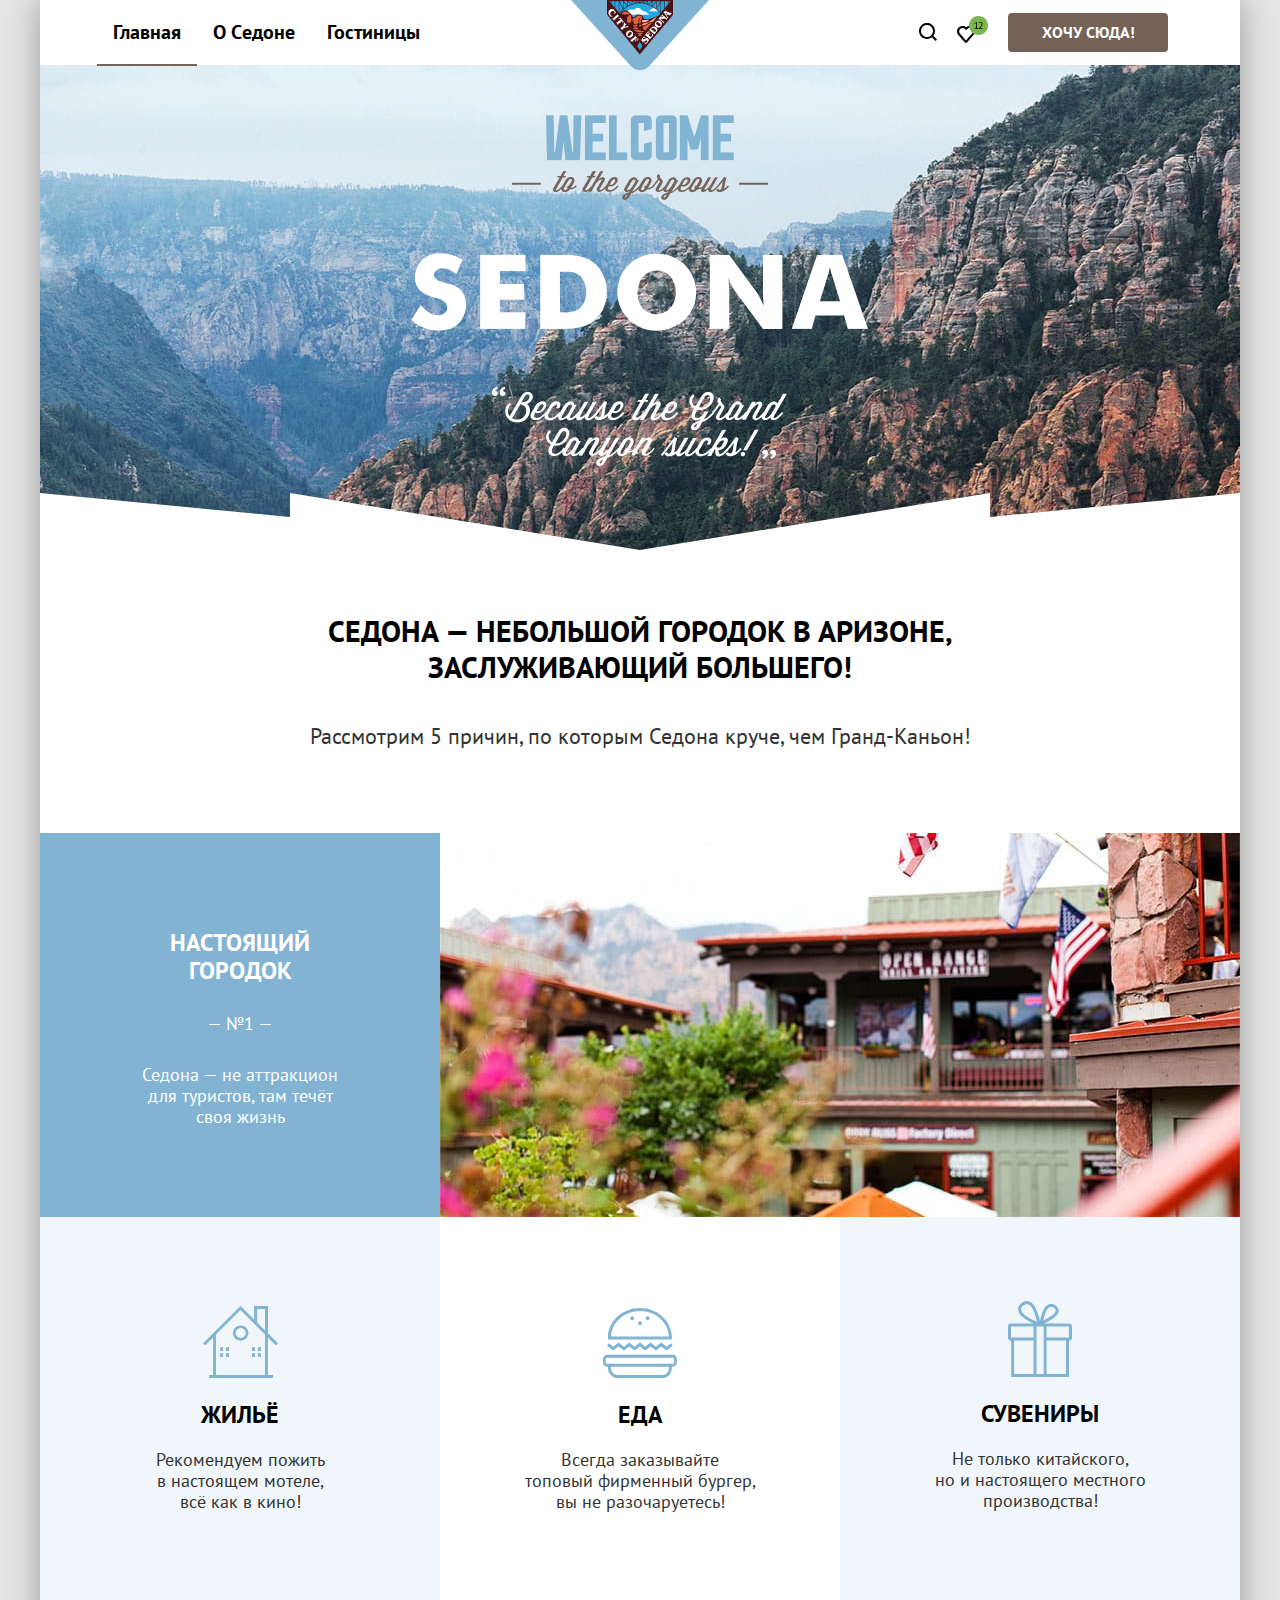
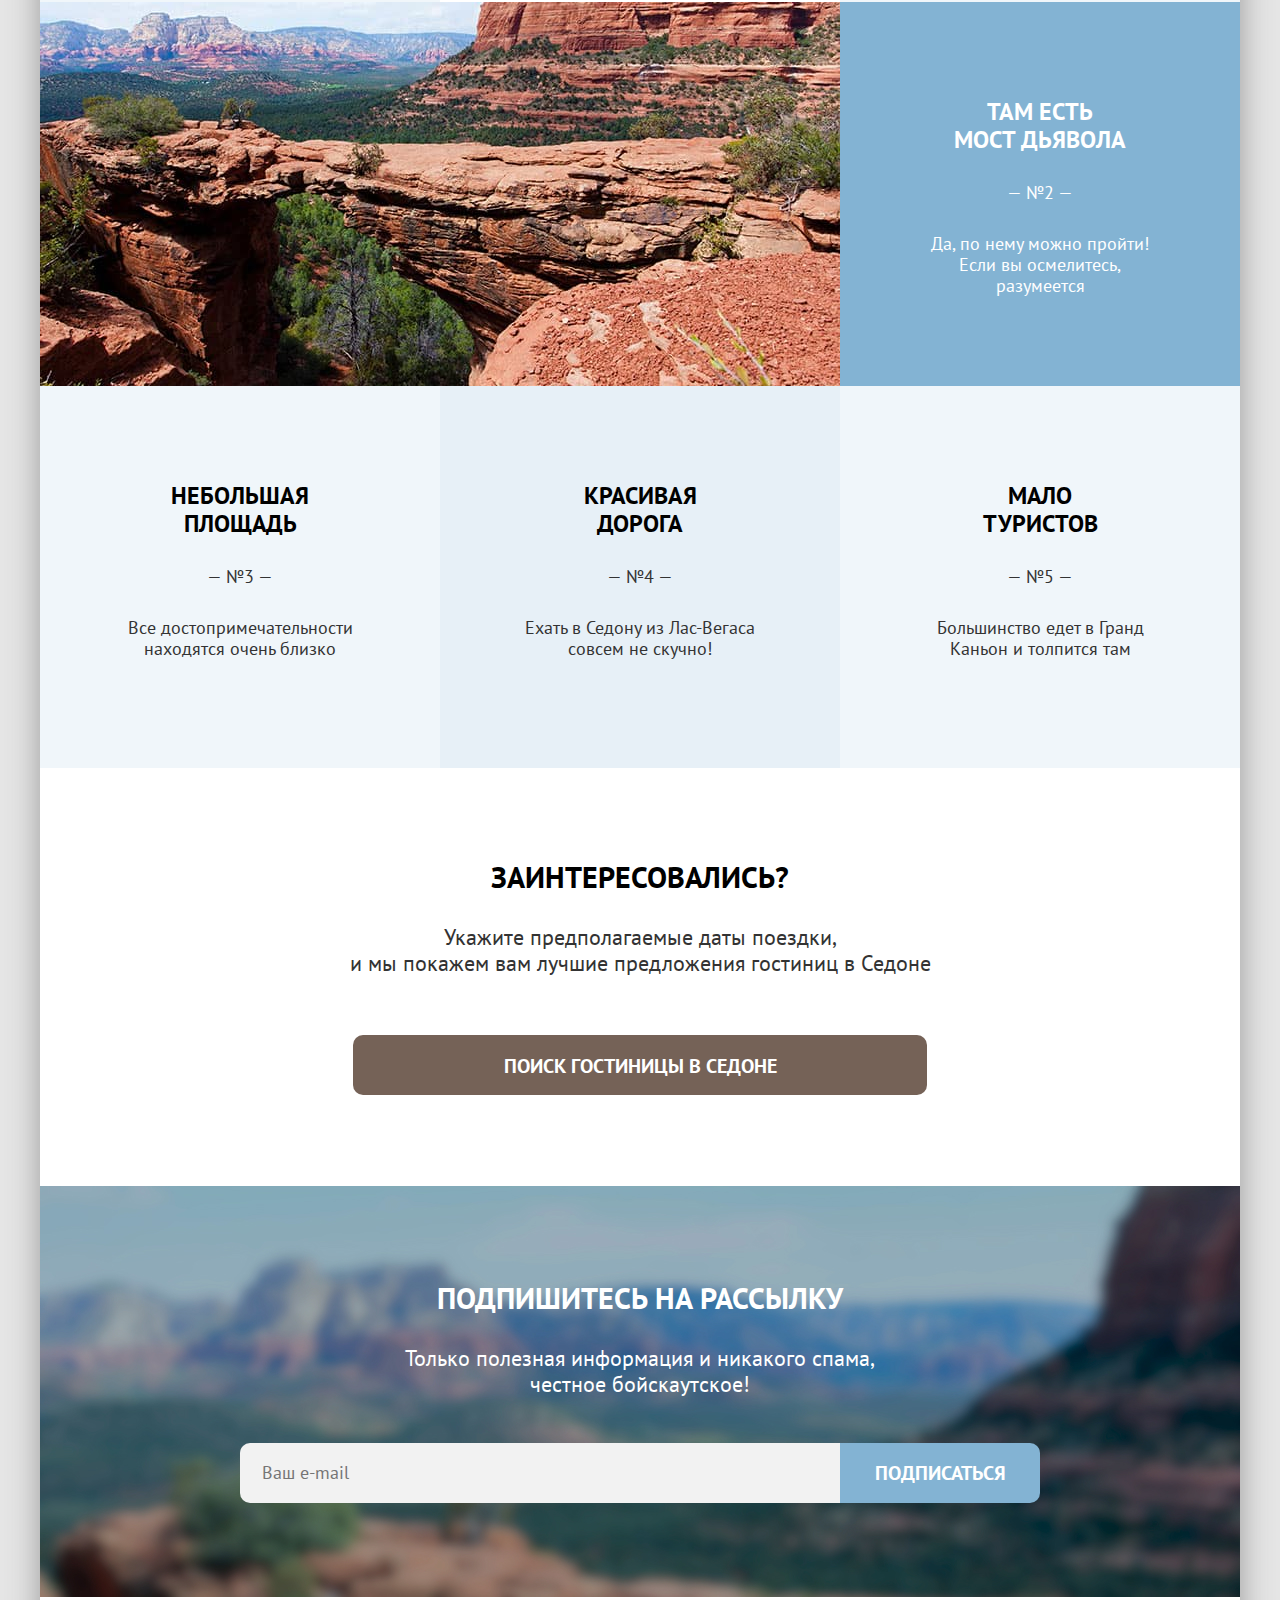
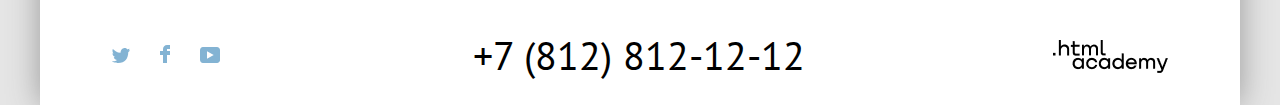
<file: index.html>
<!DOCTYPE html>
<html lang="ru">

<head>
  <meta charset="utf-8">
  <title>HTML Academy: Седона</title>

  <link rel="stylesheet" href="styles/styles.css">
</head>

<body>
  <header class="page-header">
    <nav class="navigation">
      <ul class="navigation-list">
        <li class="navigation-item ">
          <a class="navigation-link current">Главная</a>
        </li>
        <li class="navigation-item">
          <a class="navigation-link" href="about.html">О&nbsp;Cедоне</a>
        </li>
        <li class="navigation-item">
          <a class="navigation-link" href="catalog.html">Гостиницы</a>
        </li>

      </ul>
      <div class="logo">
        <a class="navigation-logo"><img src="images/logo-sedona.png" width="138" height="70" title="лого Седона"
            alt="лого Седона"></a>
      </div>
      <ul class="navigation-list navigation-user">
        <li class="navigation-item">
          <a class="navigation-link sercher" href="#">
            <svg aria-hidden="true" focusable="false" width="18" height="18" xmlns="http://www.w3.org/2000/svg">
              <path fill-rule="evenodd" clip-rule="evenodd"
                d="m18 16.5-3.7-3.7c1-1.3 1.7-3 1.7-4.9 0-4.4-3.6-8-8-8S0 3.6 0 8c0 4.4 3.6 8 8 8 1.8 0 3.5-.6 4.9-1.7l3.7 3.7 1.4-1.5ZM8 14c-3.3 0-6-2.7-6-6s2.7-6 6-6 6 2.7 6 6-2.7 6-6 6Z" />
            </svg>
            <span class="visually-hidden">
              Поиск
            </span>
          </a>
        </li>
        <li class="navigation-item">
          <a class="navigation-fav" href="#">
            <svg aria-hidden="true" focusable="false" width="31" height="27" xmlns="http://www.w3.org/2000/svg">
              <path class="fav-padding" fill-rule="evenodd" clip-rule="evenodd"
                d="M8.9 27c-.3 0-.6-.1-.8-.4-5.4-6.1-6.7-7.5-7-7.9-.7-.9-1.1-2.1-1.1-3.3 0-3 2.4-5.4 5.5-5.4 1.3 0 2.5.5 3.5 1.3 1-.8 2.3-1.3 3.5-1.3 3 0 5.5 2.4 5.5 5.4 0 1.3-.5 2.5-1.3 3.4l-7 7.9c-.2.2-.4.3-.8.3Zm-6-9.5c.3.4 3.5 4 6.1 6.9l6.2-7c.5-.5.7-1.2.7-2 0-1.8-1.5-3.3-3.3-3.3-1 0-2 .5-2.7 1.3-.3.3-.6.4-.9.4-.3 0-.6-.2-.8-.4-.7-.8-1.7-1.3-2.7-1.3-1.8 0-3.3 1.5-3.3 3.3-.1.9.3 1.6.7 2.1-.1 0-.1 0 0 0Z"
                fill="#000" />
              <path d="M31 9.5c0 5.2467-4.2533 9.5-9.5 9.5S12 14.7467 12 9.5 16.2533 0 21.5 0 31 4.2533 31 9.5Z"
                fill="#7DB54F" />
              <path
                d="M17.6308 12.26h1.4V7.42l.1-.59-.4.47-1.1.79-.38-.51 2.2-1.7h.36v6.38h1.37V13h-3.55v-.74ZM25.46 7.59c0 .3533-.0667.7167-.2 1.09-.1267.3667-.2967.7367-.51 1.11-.2067.3733-.44.74-.7 1.1-.26.3533-.52.69-.78 1.01l-.49.43v.04l.64-.11h2.18V13h-3.98v-.29c.1467-.1533.3233-.3433.53-.57.2067-.2267.42-.4767.64-.75.2267-.28.4467-.5733.66-.88.22-.3133.4167-.63.59-.95.18-.32.3233-.6367.43-.95.1067-.3133.16-.61.16-.89 0-.3267-.0933-.5967-.28-.81-.1867-.22-.47-.33-.85-.33-.2533 0-.5.0533-.74.16-.24.1-.4467.2167-.62.35l-.33-.57c.2333-.2.51-.3567.83-.47.32-.1133.6633-.17 1.03-.17.2867 0 .54.0433.76.13.22.08.4067.1967.56.35.1533.1533.27.3367.35.55.08.2067.12.4333.12.68Z" />
            </svg>
            <span class="visually-hidden">
              Избранное
            </span>
          </a>
          <div class="popover popover-fav">
            <button class="popover-close-button button button-light">
              <svg class="popover-peace" aria-hidden="true" focusable="false" width="20" height="10" viewbox="0 0 20 10" xmlns="http://www.w3.org/2000/svg">
                <g filter="url(#filter0_d_5_544)">
                  <path d="M10 1L20 10H0L10 1Z" fill="white"/>
                  </g>
                  <defs>
                  <filter id="filter0_d_5_544" x="0" y="0" width="20" height="10" filterunits="userSpaceOnUse" color-interpolation-filters="sRGB">
                  <feflood flood-opacity="0" result="BackgroundImageFix"/>
                  <fecolormatrix in="SourceAlpha" type="matrix" values="0 0 0 0 0 0 0 0 0 0 0 0 0 0 0 0 0 0 127 0" result="hardAlpha"/>
                  <feoffset dy="-1"/>
                  <fecolormatrix type="matrix" values="0 0 0 0 0.894118 0 0 0 0 0.894118 0 0 0 0 0.894118 0 0 0 1 0"/>
                  <feblend mode="normal" in2="BackgroundImageFix" result="effect1_dropShadow_5_544"/>
                  <feblend mode="normal" in="SourceGraphic" in2="effect1_dropShadow_5_544" result="shape"/>
                  </filter>
                  </defs>
              </svg>
              <span class="visually-hidden">Закрыть</span>
            </button>
            <div class="popover-content">
              <h2 class="popover-title visually-hidden">Избранное</h2>
              <ul class="fav-items-list">
                <li class="fav-item">
                  <div class="focus-area">
                  <img class="fav-item-img" src="images/hotel-2-small.png" alt="иконка мотеля" width="49" height="48">
                  <div class="fav-item-info">
                  <p class="fav-item-title">Desert Quail Inn</p>
                  <p class="fav-item-sort">Мотель</p>
                </div>
                </div>
                  <button type="button" class="fav-item-button button">
                    <svg width="16" height="16" viewbox="0 0 16 16" fill="none" xmlns="http://www.w3.org/2000/svg">
                      <g opacity="0.2">
                      <path d="M15.3 2.3H13.1H2.8H0.6C0.3 2.3 0 2.5 0 2.8C0 3.1 0.3 3.4 0.6 3.4H2.3V15.4C2.3 15.7 2.6 16 2.9 16H13.1C13.4 16 13.7 15.7 13.7 15.4V3.4H15.4C15.7 3.4 16 3.1 16 2.8C16 2.5 15.6 2.3 15.3 2.3ZM12.5 14.8H3.4V3.4H12.5V14.8Z" fill="black"/>
                      <path d="M6.19995 1.2H9.59995C9.89995 1.2 10.2 0.9 10.2 0.6C10.2 0.3 9.99995 0 9.69995 0H6.19995C5.89995 0 5.69995 0.3 5.69995 0.6C5.69995 0.9 5.89995 1.2 6.19995 1.2Z" fill="black"/>
                      <path d="M6.2001 12C6.5001 12 6.8001 11.7 6.8001 11.4V5.7C6.8001 5.4 6.5001 5.1 6.2001 5.1C5.9001 5.1 5.6001 5.4 5.6001 5.7V11.4C5.7001 11.7 5.9001 12 6.2001 12Z" fill="black"/>
                      <path d="M9.7001 12C10.0001 12 10.3001 11.7 10.3001 11.4V5.7C10.3001 5.4 10.0001 5.1 9.7001 5.1C9.4001 5.1 9.1001 5.5 9.1001 5.7V11.4C9.1001 11.7 9.3001 12 9.7001 12Z" fill="black"/>
                      </g>
                      </svg>
                    <span class="visually-hidden">Удалить из избранного</span>
                  </button>
                </li>
                <li class="fav-item">
                  <div class="focus-area">
                  <img class="fav-item-img" src="images/hotel-3-small.png" alt="иконка апартаментов" width="49" height="48">
                  <div class="fav-item-info">
                  <p class="fav-item-title">Villas at Poco Diablo</p>
                  <p class="fav-item-sort">Апартаменты</p>
                </div>
              </div>
                  <button type="button" class="fav-item-button button">
                    <svg width="16" height="16" viewbox="0 0 16 16" fill="none" xmlns="http://www.w3.org/2000/svg">
                      <g opacity="0.2">
                      <path d="M15.3 2.3H13.1H2.8H0.6C0.3 2.3 0 2.5 0 2.8C0 3.1 0.3 3.4 0.6 3.4H2.3V15.4C2.3 15.7 2.6 16 2.9 16H13.1C13.4 16 13.7 15.7 13.7 15.4V3.4H15.4C15.7 3.4 16 3.1 16 2.8C16 2.5 15.6 2.3 15.3 2.3ZM12.5 14.8H3.4V3.4H12.5V14.8Z" fill="black"/>
                      <path d="M6.19995 1.2H9.59995C9.89995 1.2 10.2 0.9 10.2 0.6C10.2 0.3 9.99995 0 9.69995 0H6.19995C5.89995 0 5.69995 0.3 5.69995 0.6C5.69995 0.9 5.89995 1.2 6.19995 1.2Z" fill="black"/>
                      <path d="M6.2001 12C6.5001 12 6.8001 11.7 6.8001 11.4V5.7C6.8001 5.4 6.5001 5.1 6.2001 5.1C5.9001 5.1 5.6001 5.4 5.6001 5.7V11.4C5.7001 11.7 5.9001 12 6.2001 12Z" fill="black"/>
                      <path d="M9.7001 12C10.0001 12 10.3001 11.7 10.3001 11.4V5.7C10.3001 5.4 10.0001 5.1 9.7001 5.1C9.4001 5.1 9.1001 5.5 9.1001 5.7V11.4C9.1001 11.7 9.3001 12 9.7001 12Z" fill="black"/>
                      </g>
                      </svg>
                    <span class="visually-hidden">Удалить из избранного</span>
                  </button>
                </li>
                </ul>
                <button type="button" class="fav-all-button button">Все избранные
                </button>
            </div>
          </div>
        </li>
        <li class="navigation-item">
          <a class="button header-button" href="#">Хочу сюда!</a>
        </li>
      </ul>
    </nav>
  </header>

  <main class="main-container main-index">
    <h1 class="visually-hidden">город Седона</h1>
    <img class="welcome-logo" src="images/welcome.png" width="458" height="352"
      alt="Добро пожаловать в великолепную Седону. Потому, что Гранд-Каньон отстой.">
    <svg class="white-block" aria-hidden="true" focusable="false" width="1200" height="57"
      xmlns="http://www.w3.org/2000/svg">
      <path fill-rule="evenodd" clip-rule="evenodd" d="M0 57V0l250 24V0l350 57L950 0v24l250-24v57H0Z" fill="#fff" />
    </svg>
    <section class="info">
      <h2 class="main-title">Седона — небольшой городок в Аризоне,<br>заслуживающий большего!</h2>
      <p class="main-decription">Рассмотрим 5 причин, по которым Седона круче, чем Гранд-Каньон!</p>
    </section>
    <section class="advantages">
      <div class="advantages-item blue-color">
        <h2 class="visually-hidden">Преимущества</h2>
        <h3 class="advantages-title white">Настоящий<br>городок</h3>
        <p class="advantages-number white">— №1 —</p>
        <p class="advantages-descritpion-blue white">Седона — не аттракцион для туристов, там течёт
          своя жизнь</p>
      </div>
      <figure class="illustration">
        <img src="images/photo-1.jpg" width="800" height="384" alt="Вид Седоны">
      </figure>
      <ul class="advantages-list">
        <li class="offers-item blue-color-12">
          <svg class="label home" aria-hidden="true" focusable="false" width="75" height="72"
            xmlns="http://www.w3.org/2000/svg">
            <path fill-rule="evenodd" clip-rule="evenodd"
              d="m72.8 39.3 2.1-2.1-9.9-9.9V0H51.1v13.6L37.5 0 .2 37.2l2.1 2.1 7.8-7.8v37.6h-4V72H70v-2.9h-5.1V31.5l7.9 7.8ZM62 69.1H13V28.5L37.5 4.1 62 28.5v40.6Zm0-44.7-7.9-7.9V2.9H62v21.5Z"
              fill="#81B3D2" />
            <path
              d="M29.9 27.1c0 4.3 3.5 7.7 7.7 7.7 4.3 0 7.8-3.5 7.8-7.7 0-4.3-3.5-7.7-7.8-7.7-4.2 0-7.7 3.4-7.7 7.7Zm7.8-5c2.7 0 5 2.2 5 4.9s-2.2 4.9-5 4.9c-2.7 0-5-2.2-5-4.9s2.2-4.9 5-4.9ZM20.1 41.2h-3v3.9h3v-3.9ZM26 41.2h-3v3.9h3v-3.9ZM20.1 47.2h-3v3.9h3v-3.9ZM26 47.2h-3v3.9h3v-3.9ZM52 41.2h-3v3.9h3v-3.9ZM57.9 41.2h-3v3.9h3v-3.9ZM52 47.2h-3v3.9h3v-3.9ZM57.9 47.2h-3v3.9h3v-3.9Z"
              fill="#81B3D2" />
          </svg>
          <h3 class="offers-title">Жильё</h3>
          <p class="offers-descritpion">Рекомендуем пожить<br> в настоящем мотеле,<br> всё как в кино!</p>
        </li>
        <li class="offers-item">
          <svg class="label burger" aria-hidden="true" focusable="false" width="74" height="70"
            xmlns="http://www.w3.org/2000/svg">
            <path fill-rule="evenodd" clip-rule="evenodd"
              d="M69.9 46.7H4.1C1.8 46.7 0 48.6 0 51v3.5c0 2.4 1.9 4.3 4.1 4.3H5v1.1C5 65.4 9.3 70 14.6 70h44.6c5.3 0 9.6-4.5 9.6-10.1v-1.1h.9c2.3 0 4.1-1.9 4.1-4.3V51c.2-2.3-1.7-4.3-3.9-4.3ZM66 59.9c0 3.9-3 7-6.7 7H14.6c-3.7 0-6.7-3.2-6.7-7v-1.1H66v1.1Zm5.1-5.4c0 .7-.6 1.3-1.2 1.3H4c-.7 0-1.2-.6-1.2-1.3V51c0-.7.6-1.3 1.2-1.3h65.8c.7 0 1.2.6 1.2 1.3.1 0 .1 3.5.1 3.5ZM15.6 38.4l5.4 4.1 5.3-4.1 5.3 4.1 5.3-4.1 5.4 4.1 5.3-4.1 5.3 4.1 5.4-4.1 5.3 4.1 6.2-4.7-1.7-2.5-4.5 3.4-5.3-4.1-5.4 4.1-5.3-4.1-5.3 4.1-5.4-4.1-5.3 4.1-5.3-4.1-5.3 4.1-5.4-4.1-5.3 4.1-4.5-3.4-1.7 2.5 6.2 4.7 5.3-4.1ZM8 31.5h60.8c0-.6.1-1.2.1-1.9v-1.2C68.2 12.7 54.2 0 37 0 19.7 0 5.7 12.7 5 28.5v1.2c0 .6 0 1.3.1 1.9H8v-.1ZM37 3c15.6 0 28.4 11.3 29 25.5H8C8.6 14.4 21.4 3 37 3Z"
              fill="#81B3D2" />
            <path
              d="M37 17.3c1.05 0 1.9-.895 1.9-2s-.85-2-1.9-2c-1.05 0-1.9.895-1.9 2s.85 2 1.9 2ZM29.2 12.2c1.05 0 1.9-.895 1.9-2s-.85-2-1.9-2c-1.05 0-1.9.895-1.9 2s.85 2 1.9 2ZM44.7 12.2c1.05 0 1.9-.895 1.9-2s-.85-2-1.9-2c-1.05 0-1.9.895-1.9 2s.85 2 1.9 2Z"
              fill="#81B3D2" />
          </svg>
          <h3 class="offers-title light-color">Еда</h3>
          <p class="offers-descritpion">Всегда заказывайте<br>
            топовый фирменный бургер,<br> вы не разочаруетесь!</p>
        </li>
        <li class="offers-item blue-color-12">
          <svg class="label" aria-hidden="true" focusable="false" width="64" height="76"
            xmlns="http://www.w3.org/2000/svg">
            <path fill-rule="evenodd" clip-rule="evenodd"
              d="M61.1 22.5H36.3c13.8-6.9 14.9-11.3 14.4-13.7-1.2-4-5.7-7-10-5.4-5.6 2.1-7.1 10.4-8.6 16.4-2-6.1-3.8-13.8-8.2-17.7-1.3-1.1-3.1-2.3-5.8-2-4 .4-9.8 5.4-7.5 11 2.3 5.4 9.7 8.8 14.6 11.5H2.9c-1.6 0-2.9 1.3-2.9 2.9v11.3c0 1.6 1.3 2.9 2.9 2.9h.3V76H61V39.6h.1c1.6 0 2.9-1.3 2.9-2.9V25.4c0-1.6-1.3-2.9-2.9-2.9ZM42.4 5.9c2.1-.3 5 1.3 5.3 3.2.4 2.8-3.4 5.3-5.1 6.4-2.5 1.7-4.9 2.6-7.3 4.1.9-3.7 2.5-13 7.1-13.7Zm-22.9 10c-2.2-1.5-6.5-4.4-6.4-7.8.1-3.6 5.7-6.6 8.8-3.9 3.9 3.4 5.7 11.1 7.1 16.6-3.2-1.5-6.3-2.8-9.5-4.9Zm6 57.1H6.1V39.6h19.4V73Zm0-36.5H3v-11h22.5v11Zm10.2 0V73h-7.2V25.6h7.2v10.9ZM58 73H38.6V39.6H58V73Zm2.9-36.5H38.6v-11h22.3v11Z"
              fill="#81B3D2" />
          </svg>
          <h3 class="offers-title">Сувениры</h3>
          <p class="offers-descritpion">Не только китайского,<br>
            но и настоящего местного<br> производства!</p>
        </li>
      </ul>
    </section>
    <section class="advantages">
      <figure class="illustration">
        <img src="images/photo-2.jpg" width="800" height="384" alt="Вид каньона">
      </figure>
      <div class="advantages-item blue-color">
        <h3 class="advantages-title white">Там есть<br> мост дьявола</h3>
        <p class="advantages-number white">— №2 —</p>
        <p class="advantages-descritpion-blue white">Да, по нему можно пройти! Если вы осмелитесь, разумеется</p>
      </div>
    </section>
    <section class="advantages">
      <ul class="advantages-list">
        <li class="advantages-item blue-color-12">
          <h3 class="advantages-title">Небольшая<br>площадь</h3>
          <p class="advantages-number">— №3 —</p>
          <p class="advantages-descritpion special-padding">Все достопримечательности находятся очень близко</p>
        </li>
        <li class="advantages-item dark-color">
          <h3 class="advantages-title dark-color">Красивая<br>дорога</h3>
          <p class="advantages-number">— №4 —</p>
          <p class="advantages-descritpion special-padding">Ехать в Седону из Лас-Вегаса совсем не скучно!</p>
        </li>
        <li class="advantages-item blue-color-12">
          <h3 class="advantages-title">Мало<br> туристов</h3>
          <p class="advantages-number">— №5 —</p>
          <p class="advantages-descritpion special-padding">Большинство едет в Гранд Каньон и толпится там </p>
        </li>
      </ul>
    </section>
    <section class="search">
      <h2 class="visually-hidden">Подбор гостиницы</h2>
      <h3 class="hotel-searh-title">Заинтересовались?</h3>
      <p class="hotel-searh-description">Укажите предполагаемые даты поездки,<br> и мы покажем вам лучшие предложения
        гостиниц в Седоне</p>
      <a class="button search-form" href="">ПОИСК ГОСТИНИЦЫ В седоне</a>
    </section>
    <section class="subscribe">
      <h2 class="visually-hidden">Подписка</h2>
      <h3 class="subscribe-title">Подпишитесь на рассылку</h3>
      <p class="subscribe-description">Только полезная информация и никакого спама,<br> честное бойскаутское!</p>
      <form class="subscribe-form" method="get">
        <input class="subscribe-input" type="text" name="ваш e-mail" placeholder="Ваш e-mail" required>
        <button class="subscribe-button" type="submit">Подписаться</button>
      </form>
    </section>
  </main>
  <footer class="page-footer">
    <section class="footer-social">
      <h2 class="visually-hidden">Наши социальные сети</h2>
      <ul class="footer-social-list">
        <li class="footer-social-item">
          <a class="social-button" href="https://twitter.com/htmlacademy_ru">
            <svg aria-hidden="true" focusable="false" width="18" height="15" xmlns="http://www.w3.org/2000/svg">
              <path fill-rule="evenodd" clip-rule="evenodd"
                d="M11.6.20006c1.8-.5 3.2.3 3.8 1.2.7-.2 1.4-.5 2.1-.7 0 .9-.6 1.5-.9 1.8.7.1 1.4-.6 1.4-.6-.2 1-1.1 1.8-1.7 2C16.1 10.7001 13 15.1001 5.7 15.0001h-.5c-.4 0-4.4-.5-5.2-1.9 2.4.2 4.1-.4 5-1.2-1-.3-2.9-.4-3.2-2.90004.4.1.6.2 1.3.1-1.3-.8-2.7-1.6-2.6-3.8.3.3 1.1.5 1.4.5-.8-.2-2.1-3.3-1-4.9 1.9 1.9 4 3.6 7.6 3.8.2-2.4 1.2-3.9 3.1-4.5Z"
                fill="#83B3D3" />
            </svg>
            <span class="visually-hidden">Twitter</span>
          </a>
        </li>
        <li class="footer-social-item">
          <a class="social-button" href="https://www.facebook.com/htmlacademy">
            <svg aria-hidden="true" focusable="false" width="10" height="18" xmlns="http://www.w3.org/2000/svg">
              <path fill-rule="evenodd" clip-rule="evenodd" d="M7 0C4.8 0 3 1.8 3 4v2H0v4h3v8h4v-8h3V6H7V4h3V0H7Z"
                fill="#83B3D3" />
            </svg>
            <span class="visually-hidden">Facebook</span>
          </a>
        </li>
        <li class="footer-social-item">
          <a class="social-button" href="https://www.youtube.com/user/htmlacademyru">
            <svg aria-hidden="true" focusable="false" width="20" height="16" xmlns="http://www.w3.org/2000/svg">
              <path fill-rule="evenodd" clip-rule="evenodd"
                d="M17 0H2.9C1.2 0 0 1.5 0 3.2v9.5C0 14.5 1.2 16 2.9 16h14.3c1.5 0 2.9-1.5 2.9-3.2V3.2C19.9 1.5 18.7 0 17 0ZM7 11.8V4.2L13.7 8 7 11.8Z"
                fill="#83B3D3" />
            </svg>
            <span class="visually-hidden">YouTube</span>
          </a>
        </li>
      </ul>
    </section>
    <section class="footer-contacts">
      <h2 class="visually-hidden">Телефон</h2>
      <address class="contacts-phone">
        <a class="telephone" href="88128121212">+7 (812) 812-12-12</a>
      </address>
    </section>
    <section class="footer-logo">
      <h2 class="visually-hidden">Логотип</h2>
      <img class="footer-logo-HTML" src="images/logo-htmlacademy-(1).png" width="115" height="34"
        alt="логотип Htmlacademy">
    </section>
  </footer>
  <div class="modal-container modal-container-close">
    <div class="modal modal-auth">
      <button class="modal-close-button">
        <span class="visually-hidden">Закрыть</span>
      </button>
      <section class="modal-content">
        <h2 class="modal-title">Поиск гостиницы в Седоне</h2>
        <form class="search-form-modal" action="https://echo.htmlacademy.ru/" method="post">
          <div class="field-group">
            <label class="arrive-date" for="arrive-date">Дата заезда:</label>
              <input class="arrive-date-field field" type="text" placeholder="Укажите дату" id="arrive-date" name="arrive-date" required>
            <div class="explanation">Мы не можем отправить вас в прошлое.</div></div>
          <div class="field-group">
            <label class="date-departure" for="date-departure">Дата выезда:</label>
            <input class="date-departure-field field" type="text" id="date-departure" name="date-departure" placeholder="Укажите дату" required>
            <div class="explanation gray">На эти даты есть свободные номера. Пока есть.</div></div>
          <div class="field-group-number">
            <div class="field-group-number-adults number">
            <label class="adults" for="adults">Взрослые:</label>
            <button class="number-minus" type="button" onclick="this.nextElementSibling.stepDown(); this.nextElementSibling.onchange();">
              <svg class="minus-button" width="13" height="1" viewbox="0 0 13 1" fill="none" xmlns="http://www.w3.org/2000/svg">
                <path opacity="0.3" d="M0 0L0 1L13 1V0L0 0Z" fill="black"/></svg>
            </button>
            <input class="number-field field" type="number" id="adults" name="adults" value="2" min="0" required>
            <button class="number-plus" type="button" onclick="this.previousElementSibling.stepUp(); this.previousElementSibling.onchange();">
              <svg class="plus-button" width="13" height="13" viewbox="0 0 13 13" fill="none" xmlns="http://www.w3.org/2000/svg">
                <path d="M13 6H7V0H6V6H0V7H6V13H7V7H13V6Z" fill="black"/></svg>
            </button>
            </div>
            <div class="field-group-number-children number">
            <label class="children" for="children">Дети:</label>
            <button class="modal-popover-button" type="button">
              <svg width="1" height="9" viewbox="0 0 1 9" fill="none" xmlns="http://www.w3.org/2000/svg">
                <g clip-path="url(#clip0_346_217)">
                <path d="M0 9H1L1 3H0L0 9Z" fill="white"/>
                <path d="M1 0H0V1H1V0Z" fill="white"/>
                </g>
                <defs>
                <clippath id="clip0_346_217">
                <rect width="1" height="9" fill="white"/>
                </clippath>
                </defs>
                </svg>
            </button>
            <div class="modal-popover">
              <svg width="19" height="9" viewbox="0 0 19 9" fill="none" xmlns="http://www.w3.org/2000/svg">
              <path d="M9.5 0L19 9H0L9.5 0Z" fill="#333333"/></svg>
              <div class="modal-popover-content">Укажите количество детей,<br> которые будут с вами, возраст<br> которых от 6 до 18 лет. Дети<br> до 6 лет размещаются<br> бесплатно.</div>
              </div>
            <button class="number-minus" type="button" onclick="this.nextElementSibling.stepDown(); this.nextElementSibling.onchange();">
              <svg class="minus-button" width="13" height="1" viewbox="0 0 13 1" fill="none" xmlns="http://www.w3.org/2000/svg">
                <path opacity="0.3" d="M0 0L0 1L13 1V0L0 0Z" fill="black"/></svg>
            </button>
            <input class="number-field field " type="number" id="children" name="children" value="1" min="0" >
            <button class="number-plus" type="button" onclick="this.previousElementSibling.stepUp(); this.previousElementSibling.onchange();">
              <svg class="plus-button" width="13" height="13" viewbox="0 0 13 13" fill="none" xmlns="http://www.w3.org/2000/svg">
                <path d="M13 6H7V0H6V6H0V7H6V13H7V7H13V6Z" fill="black"/></svg>
            </button>
          </div>
        </div>
          <button class="button search-form-button" type="submit">Найти
          </button>
        </form>
      </section>
    </div>
  </div>
</body>
</html>
</file>
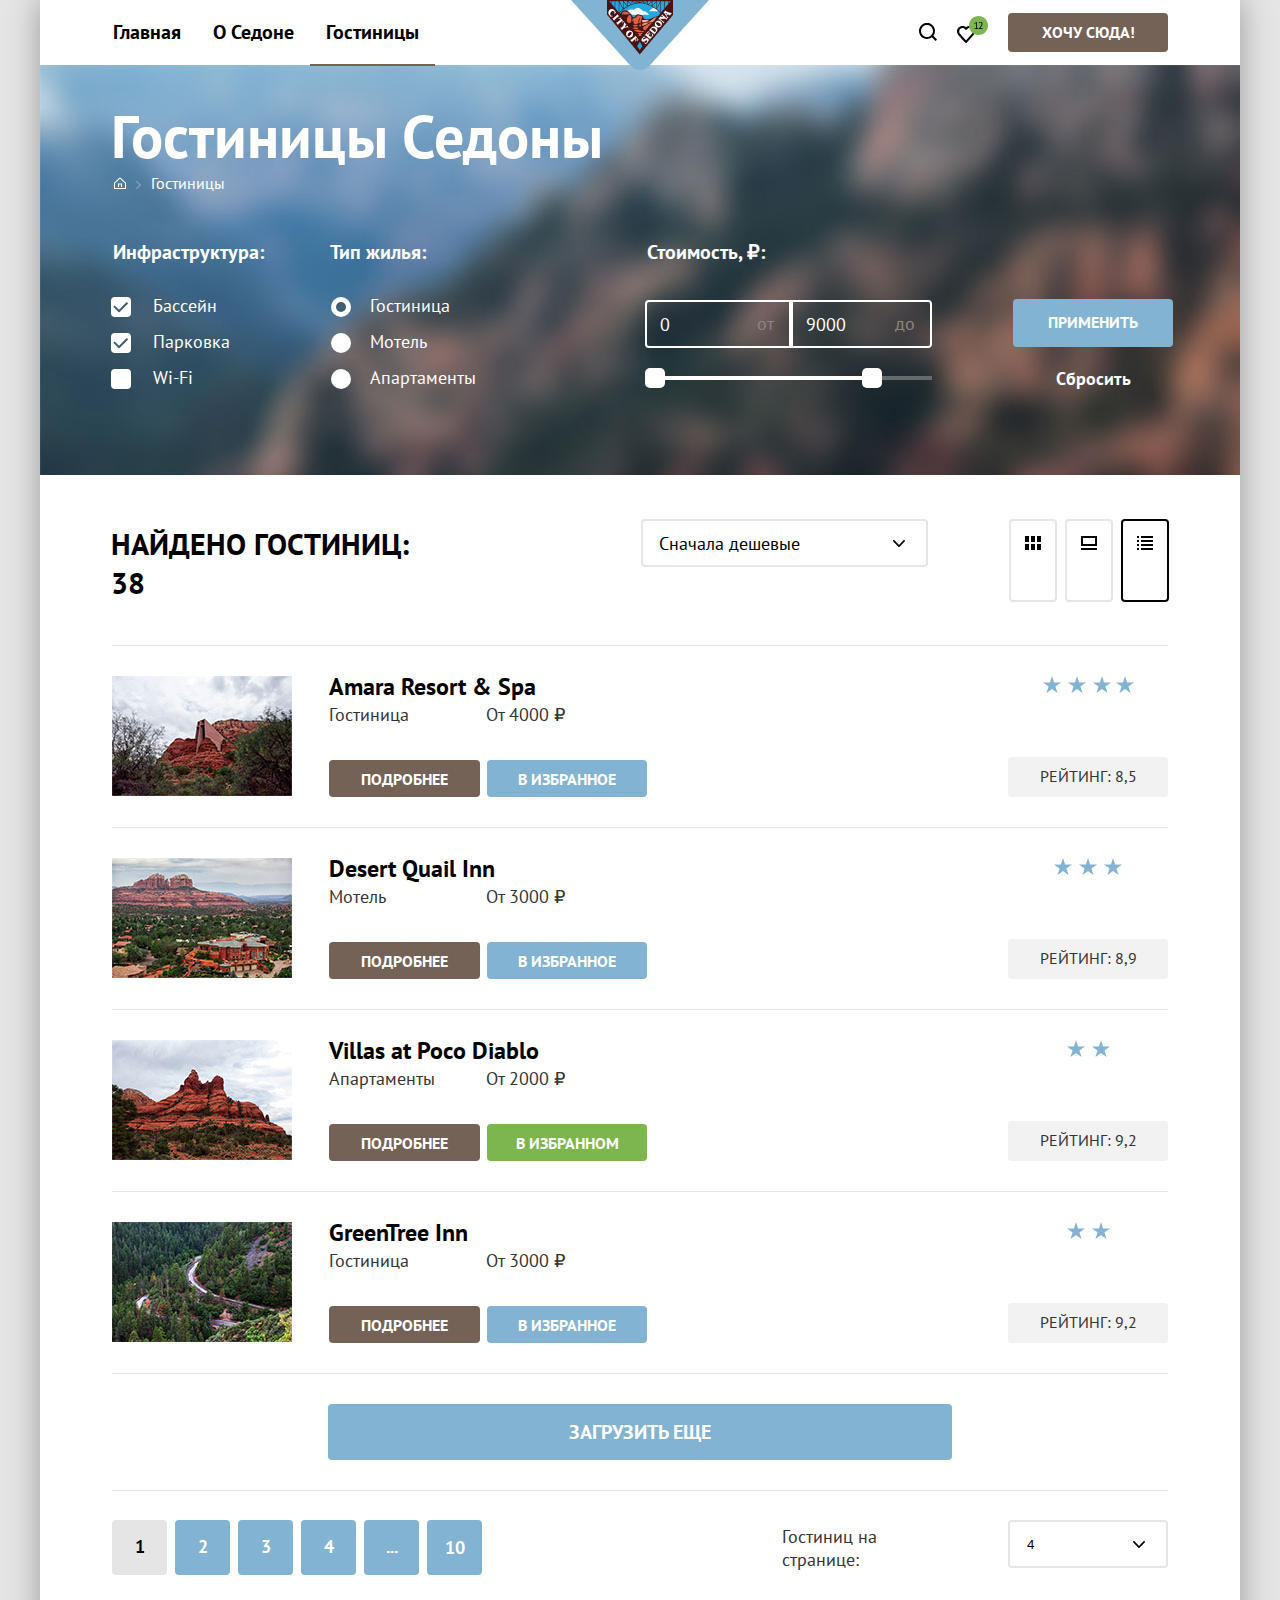
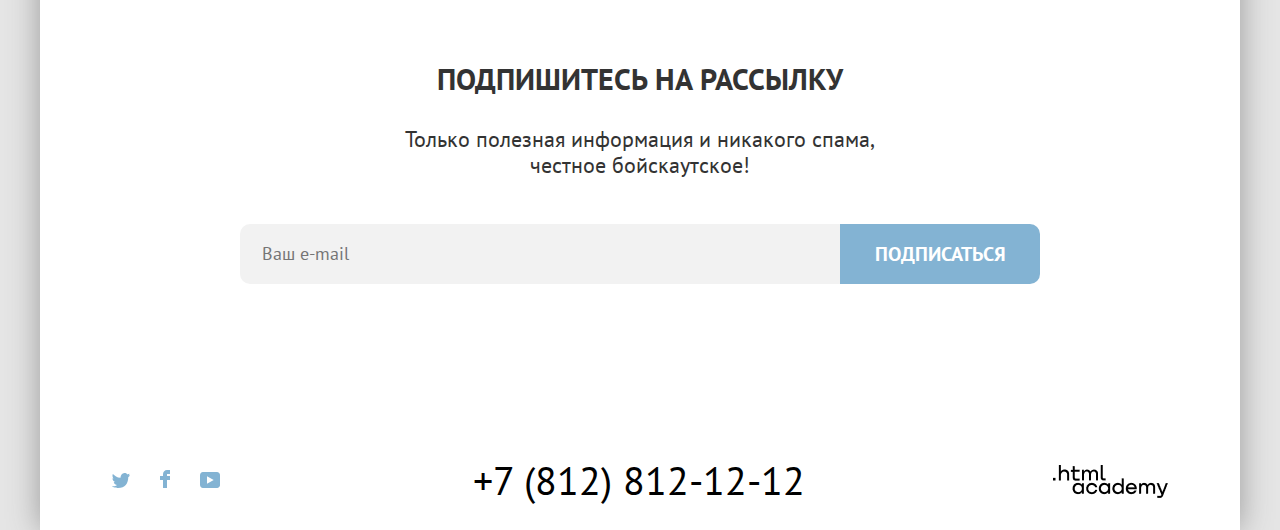
<file: catalog.html>
<!DOCTYPE html>
<html lang="ru">

<head>
  <meta charset="utf-8">
  <title>Каталог</title>

  <link rel="stylesheet" href="styles/styles.css">
</head>

<body>
  <header class="page-header">
    <nav class="navigation">
      <ul class="navigation-list">
        <li class="navigation-item">
          <a class="navigation-link" href="index.html">Главная</a>
        </li>
        <li class="navigation-item">
          <a class="navigation-link" href="about.html">О Седоне</a>
        </li>
        <li class="navigation-item">
          <a class="navigation-link current">Гостиницы</a>
        </li>
      </ul>
      <div class="logo">
        <a class="navigation-logo" href="index.html"><img src="images/logo-sedona.png" width="138" height="70"
            title="лого Седона" alt="лого Седона"></a>
      </div>
      <ul class="navigation-list navigation-user">
        <li class="navigation-item">
          <a class="navigation-link sercher" href="#">
            <svg aria-hidden="true" focusable="false" width="18" height="18" xmlns="http://www.w3.org/2000/svg">
              <path fill-rule="evenodd" clip-rule="evenodd"
                d="m18 16.5-3.7-3.7c1-1.3 1.7-3 1.7-4.9 0-4.4-3.6-8-8-8S0 3.6 0 8c0 4.4 3.6 8 8 8 1.8 0 3.5-.6 4.9-1.7l3.7 3.7 1.4-1.5ZM8 14c-3.3 0-6-2.7-6-6s2.7-6 6-6 6 2.7 6 6-2.7 6-6 6Z" />
            </svg>
            <span class="visually-hidden">
              Поиск
            </span>
          </a>
        </li>
        <li class="navigation-item">
          <a class="navigation-fav" href="#">
            <svg aria-hidden="true" focusable="false" width="31" height="27" xmlns="http://www.w3.org/2000/svg">
              <path fill-rule="evenodd" clip-rule="evenodd"
                d="M8.9 27c-.3 0-.6-.1-.8-.4-5.4-6.1-6.7-7.5-7-7.9-.7-.9-1.1-2.1-1.1-3.3 0-3 2.4-5.4 5.5-5.4 1.3 0 2.5.5 3.5 1.3 1-.8 2.3-1.3 3.5-1.3 3 0 5.5 2.4 5.5 5.4 0 1.3-.5 2.5-1.3 3.4l-7 7.9c-.2.2-.4.3-.8.3Zm-6-9.5c.3.4 3.5 4 6.1 6.9l6.2-7c.5-.5.7-1.2.7-2 0-1.8-1.5-3.3-3.3-3.3-1 0-2 .5-2.7 1.3-.3.3-.6.4-.9.4-.3 0-.6-.2-.8-.4-.7-.8-1.7-1.3-2.7-1.3-1.8 0-3.3 1.5-3.3 3.3-.1.9.3 1.6.7 2.1-.1 0-.1 0 0 0Z"
                fill="#000" />
              <path d="M31 9.5c0 5.2467-4.2533 9.5-9.5 9.5S12 14.7467 12 9.5 16.2533 0 21.5 0 31 4.2533 31 9.5Z"
                fill="#7DB54F" />
              <path
                d="M17.6308 12.26h1.4V7.42l.1-.59-.4.47-1.1.79-.38-.51 2.2-1.7h.36v6.38h1.37V13h-3.55v-.74ZM25.46 7.59c0 .3533-.0667.7167-.2 1.09-.1267.3667-.2967.7367-.51 1.11-.2067.3733-.44.74-.7 1.1-.26.3533-.52.69-.78 1.01l-.49.43v.04l.64-.11h2.18V13h-3.98v-.29c.1467-.1533.3233-.3433.53-.57.2067-.2267.42-.4767.64-.75.2267-.28.4467-.5733.66-.88.22-.3133.4167-.63.59-.95.18-.32.3233-.6367.43-.95.1067-.3133.16-.61.16-.89 0-.3267-.0933-.5967-.28-.81-.1867-.22-.47-.33-.85-.33-.2533 0-.5.0533-.74.16-.24.1-.4467.2167-.62.35l-.33-.57c.2333-.2.51-.3567.83-.47.32-.1133.6633-.17 1.03-.17.2867 0 .54.0433.76.13.22.08.4067.1967.56.35.1533.1533.27.3367.35.55.08.2067.12.4333.12.68Z" />
            </svg>
            <span class="visually-hidden">
              Избранное
            </span>
          </a>
          <div class="popover popover-fav">
            <button class="popover-close-button button button-light">
              <svg class="popover-peace" aria-hidden="true" focusable="false" width="20" height="10" viewbox="0 0 20 10" xmlns="http://www.w3.org/2000/svg">
                <g filter="url(#filter0_d_5_544)">
                  <path d="M10 1L20 10H0L10 1Z" fill="white"/>
                  </g>
                  <defs>
                  <filter id="filter0_d_5_544" x="0" y="0" width="20" height="10" filterunits="userSpaceOnUse" color-interpolation-filters="sRGB">
                  <feflood flood-opacity="0" result="BackgroundImageFix"/>
                  <fecolormatrix in="SourceAlpha" type="matrix" values="0 0 0 0 0 0 0 0 0 0 0 0 0 0 0 0 0 0 127 0" result="hardAlpha"/>
                  <feoffset dy="-1"/>
                  <fecolormatrix type="matrix" values="0 0 0 0 0.894118 0 0 0 0 0.894118 0 0 0 0 0.894118 0 0 0 1 0"/>
                  <feblend mode="normal" in2="BackgroundImageFix" result="effect1_dropShadow_5_544"/>
                  <feblend mode="normal" in="SourceGraphic" in2="effect1_dropShadow_5_544" result="shape"/>
                  </filter>
                  </defs>
              </svg>
              <span class="visually-hidden">Закрыть</span>
            </button>
            <div class="popover-content">
              <h2 class="popover-title visually-hidden">Избранное</h2>
              <ul class="fav-items-list">
                <li class="fav-item">
                  <div class="focus-area">
                  <img class="fav-item-img" src="images/hotel-2-small.png" width="49" height="48" alt="иконка мотеля">
                  <div class="fav-item-info">
                  <p class="fav-item-title">Desert Quail Inn</p>
                  <p class="fav-item-sort">Мотель</p>
                </div>
                </div>
                  <button type="button" class="fav-item-button button">
                    <svg width="16" height="16" viewbox="0 0 16 16" fill="none" xmlns="http://www.w3.org/2000/svg">
                      <g opacity="0.2">
                      <path d="M15.3 2.3H13.1H2.8H0.6C0.3 2.3 0 2.5 0 2.8C0 3.1 0.3 3.4 0.6 3.4H2.3V15.4C2.3 15.7 2.6 16 2.9 16H13.1C13.4 16 13.7 15.7 13.7 15.4V3.4H15.4C15.7 3.4 16 3.1 16 2.8C16 2.5 15.6 2.3 15.3 2.3ZM12.5 14.8H3.4V3.4H12.5V14.8Z" fill="black"/>
                      <path d="M6.19995 1.2H9.59995C9.89995 1.2 10.2 0.9 10.2 0.6C10.2 0.3 9.99995 0 9.69995 0H6.19995C5.89995 0 5.69995 0.3 5.69995 0.6C5.69995 0.9 5.89995 1.2 6.19995 1.2Z" fill="black"/>
                      <path d="M6.2001 12C6.5001 12 6.8001 11.7 6.8001 11.4V5.7C6.8001 5.4 6.5001 5.1 6.2001 5.1C5.9001 5.1 5.6001 5.4 5.6001 5.7V11.4C5.7001 11.7 5.9001 12 6.2001 12Z" fill="black"/>
                      <path d="M9.7001 12C10.0001 12 10.3001 11.7 10.3001 11.4V5.7C10.3001 5.4 10.0001 5.1 9.7001 5.1C9.4001 5.1 9.1001 5.5 9.1001 5.7V11.4C9.1001 11.7 9.3001 12 9.7001 12Z" fill="black"/>
                      </g>
                      </svg>
                    <span class="visually-hidden">Удалить из избранного</span>
                  </button>
                </li>
                <li class="fav-item">
                  <div class="focus-area">
                  <img class="fav-item-img" src="images/hotel-3-small.png" width="49" height="48" alt="иконка апартаментов">
                  <div class="fav-item-info">
                  <p class="fav-item-title">Villas at Poco Diablo</p>
                  <p class="fav-item-sort">Апартаменты</p>
                </div>
              </div>
                  <button type="button" class="fav-item-button button">
                    <svg width="16" height="16" viewbox="0 0 16 16" fill="none" xmlns="http://www.w3.org/2000/svg">
                      <g opacity="0.2">
                      <path d="M15.3 2.3H13.1H2.8H0.6C0.3 2.3 0 2.5 0 2.8C0 3.1 0.3 3.4 0.6 3.4H2.3V15.4C2.3 15.7 2.6 16 2.9 16H13.1C13.4 16 13.7 15.7 13.7 15.4V3.4H15.4C15.7 3.4 16 3.1 16 2.8C16 2.5 15.6 2.3 15.3 2.3ZM12.5 14.8H3.4V3.4H12.5V14.8Z" fill="black"/>
                      <path d="M6.19995 1.2H9.59995C9.89995 1.2 10.2 0.9 10.2 0.6C10.2 0.3 9.99995 0 9.69995 0H6.19995C5.89995 0 5.69995 0.3 5.69995 0.6C5.69995 0.9 5.89995 1.2 6.19995 1.2Z" fill="black"/>
                      <path d="M6.2001 12C6.5001 12 6.8001 11.7 6.8001 11.4V5.7C6.8001 5.4 6.5001 5.1 6.2001 5.1C5.9001 5.1 5.6001 5.4 5.6001 5.7V11.4C5.7001 11.7 5.9001 12 6.2001 12Z" fill="black"/>
                      <path d="M9.7001 12C10.0001 12 10.3001 11.7 10.3001 11.4V5.7C10.3001 5.4 10.0001 5.1 9.7001 5.1C9.4001 5.1 9.1001 5.5 9.1001 5.7V11.4C9.1001 11.7 9.3001 12 9.7001 12Z" fill="black"/>
                      </g>
                      </svg>
                    <span class="visually-hidden">Удалить из избранного</span>
                  </button>
                </li>
                </ul>
                <button type="button" class="fav-all-button button">Все избранные
                </button>
            </div>
          </div>
        </li>
        <li class="navigation-item">
          <a class="button header-button" href="#">Хочу сюда!</a>
        </li>
      </ul>
    </nav>
  </header>
  <main class="main-inner main-container">
    <header class="inner-header">
      <h1 class="inner-header-title">Гостиницы Седоны</h1>
      <ul class="breadcrumbs">
        <li class="breadcrumbs-item">
          <a class="breadcrumbs-link" href="index.html">
            <img class="breadcrumbs-link-logo" src="images/home-1-(1).png" width="12" height="12" alt="Главная">
          </a>
        </li>
        <li class="breadcrumbs-item">
          <svg width="5" height="8" fill="none" xmlns="http://www.w3.org/2000/svg"><g opacity=".3" clip-path="url(#a)"><path d="M4.8 3.6 1 .2C.8 0 .4 0 .1.2-.2.4-.1.8.1 1l3.3 3L.2 7c-.2.2-.2.6 0 .8 0 .1.3.2.4.2.1 0 .3-.1.4-.2l3.8-3.4c.3-.2.3-.6 0-.8Z" fill="#fff"/></g><defs><clippath id="a"><path fill="#fff" d="M0 0h5v8H0z"/></clippath></defs></svg>
        </li>
        <li class="breadcrumbs-item">
          <a class="breadcrumbs-link" href="#">Гостиницы</a>
        </li>
      </ul>
      <form class="infrastructure-list" action="https://echo.htmlacademy.ru/" method="post">
        <fieldset class="infrastructure catalog-filter-group">
          <legend class="infrastructure-title">Инфраструктура:</legend>
          <div>
            <label class="control">
            <input class="infrastructure-item visually-hidden control-input" type="checkbox" name="pool" id="pool" checked>
            <span class="control-mark"></span>
            <span class="infrastructure-item control-label" >Бассейн</span>
          </label>
          </div>
          <div>
            <label class="control">
            <input class="infrastructure-item visually-hidden control-input" type="checkbox" name="parking" id="parking" checked>
            <span class="control-mark"></span>
            <span class="infrastructure-item control-label" >Парковка</span>
          </label>
          </div>
          <div>
            <label class="control">
            <input class="infrastructure-item visually-hidden control-input" type="checkbox" name="wi-fi" id="wi-fi">
            <span class="control-mark"></span>
            <span class="infrastructure-item control-label" >Wi-Fi</span>
          </label>
          </div>
        </fieldset>
        <fieldset class="home-type catalog-filter-group">
          <legend class="infrastructure-title">Тип жилья:</legend>
          <div>
            <label class="control">
            <input class="home-type-item visually-hidden control-input" type="radio" name="home-type" checked value="Гостиница" id="hotel">
            <span class="control-mark home-type-item"></span>
            <span class=" control-label" >Гостиница</span>
          </label>
          </div>
          <div>
            <label class="control">
            <input class="home-type-item visually-hidden control-input" type="radio" name="home-type" value="Мотель" id="motel">
            <span class="control-mark"></span>
            <span class="home-type-item control-label" >Мотель</span>
          </label>
          </div>
          <div>
            <label class="control">
            <input class="home-type-item visually-hidden control-input" type="radio" name="home-type" value="Апартаменты" id="apartment">
            <span class="control-mark"></span>
            <span class="home-type-item control-label" >Апартаменты</span>
          </label>
          </div>
        </fieldset>
        <fieldset class="price catalog-filter-group">
          <legend class="infrastructure-title">Стоимость, ₽:</legend>
          <div class="min-max-input">
            <label class="min-price catalog-filter-label">
              <input class="min-price-input range-input" type="number" id="min-price" name="min-price" min="0"
                value="0" style="width:95px" required>от
            </label>
            <label class="max-price catalog-filter-label">
              <input class="max-price-input range-input" type="number" id="max-price" name="max-price" min="0"
                value="9000" style="width:87px" required>до
            </label>
          </div>
          <div class="min-max-button">
            <div class="min-max-inside" style="width: 227px">
            <button class="range-toggle toogle-min" type="button">
              <span class="visually-hidden">Изменить минимальную цену</span>
            </button>
            <button class="range-toggle toogle-max" type="button">
              <span class="visually-hidden">Изменить максимальную цену</span>
            </button>
          </div>
          </div>
        </fieldset>
        <div class="control-buttons">
          <h2 class="visually-hidden">Управление</h2>
          <button class="true button" type="submit">Применить</button>
          <button class="bold button" type="reset">Сбросить</button>
        </div>
      </form>
    </header>
    <section class="second-header">
      <form>
        <section class="second-header-title">
          <h2 class="second-header-range-title">Найдено гостиниц: 38</h2>
        </section>
        <section class="second-header-sorting">
          <label class="visually-hidden" for="sorting">Сортировка</label>
          <select class="sorting-control" id="sorting" name="sorting">
            <option value="popular">Сначала дешевые</option>
            <option value="cheap">Сначала популярные</option>
            <option value="expensive">Сначала дорогие</option>
          </select>
          <button class="visually-hidden" type="submit">Отсортировать</button>
        </section>
      </form>
      <a href="#" class="button button-wiew cards">
        <span class="visually-hidden">Показать карточки </span>
        <svg aria-hidden="true" focusable="true" width="16" height="14" xmlns="http://www.w3.org/2000/svg">
          <path fill-rule="evenodd" clip-rule="evenodd"
            d="M4 0H0v6h4V0ZM16 0h-4v6h4V0ZM10 0H6v6h4V0ZM4 8H0v6h4V8ZM16 8h-4v6h4V8ZM10 8H6v6h4V8Z" fill="#000" />
        </svg>
      </a>
      <a href="#" class="button button-wiew describe">
        <span class="visually-hidden">Показать карточки c описанием </span>
        <svg aria-hidden="true" focusable="true" width="16" height="14" xmlns="http://www.w3.org/2000/svg">
          <path fill-rule="evenodd" clip-rule="evenodd" d="M16 12H0v2h16v-2ZM14 2v6H2V2h12Zm2-2H0v10h16V0Z"
            fill="#000" />
        </svg>
      </a>
      <a href="#" class="button button-wiew list">
        <span class="visually-hidden">Показать список</span>
        <svg aria-hidden="true" focusable="true" width="16" height="14" xmlns="http://www.w3.org/2000/svg">
          <path fill-rule="evenodd" clip-rule="evenodd"
            d="M2 0H0v2h2V0ZM16 0H4v2h12V0ZM2 4H0v2h2V4ZM16 4H4v2h12V4ZM2 8H0v2h2V8ZM16 8H4v2h12V8ZM2 12H0v2h2v-2ZM16 12H4v2h12v-2Z"
            fill="#000" />
        </svg>
      </a>
    </section>

    <ul class="item-list">
      <li class="item-card">
        <div>
          <a class="item-card-link-img" href="product.html">
            <img class="item-card-image" src="images/hotel-1.jpg" width="180" height="120"
              alt="Вид Amara Resort & Spa">
          </a>
        </div>
        <div>
          <a class="item-card-link" href="product.html">
            <h3 class="item-card-title">Amara Resort & Spa</h3>
          </a>
          <div class="card-details">
            <b class="item-card-type">Гостиница</b>
            <b class="item-card-price">От 4000 ₽</b>
          </div>
          <div class="card-buttons">
            <a class="item-card-link-button button" href="product.html">Подробнее</a>
            <a class="favoirite button" href="">В избранное</a>
          </div>
        </div>
        <div class="rate">
          <img class="rate-star" src="images/4-stars.png" width="91" height="17" alt="4 звезды">
          <b class="item-card-rate button">Рейтинг: 8,5</b>
        </div>
      </li>

      <li class="item-card">
        <div>
          <a class="item-card-link-img" href="product.html">
            <img class="item-card-image" src="images/hotel-2.jpg" width="180" height="120"
              alt="Вид Desert Quail Inn">
          </a>
        </div>
        <div>
          <a class="item-card-link" href="product.html">
            <h3 class="item-card-title">Desert Quail Inn</h3>
          </a>
          <div class="card-details">
            <b class="item-card-type">Mотель</b>
            <b class="item-card-price">От 3000 ₽</b>
          </div>
          <div class="card-buttons">
            <a class="item-card-link-button button" href="product.html">Подробнее</a>
            <a class="favoirite button" href="">В избранное</a>
          </div>
        </div>
        <div class="rate">
          <img class="rate-star" src="images/3-stars.png" width="68" height="17" alt="3 звезды">
          <b class="item-card-rate button">Рейтинг: 8,9</b>
        </div>
      </li>

      <li class="item-card">
        <div>
          <a class="item-card-link-img" href="product.html">
            <img class="item-card-image" src="images/hotel-3.jpg" width="180" height="120"
              alt="Вид Villas at Poco Diablo"></a>
        </div>
        <div>
          <a class="item-card-link" href="product.html">
            <h3 class="item-card-title">Villas at Poco Diablo</h3>
          </a>
          <div class="card-details">
            <b class="item-card-type">Апартаменты</b>
            <b class="item-card-price">От 2000 ₽</b>
          </div>
          <div class="card-buttons">
            <a class="item-card-link-button button" href="product.html">Подробнее</a>
            <a class="favoirite button green" href="">В избранном</a>
          </div>
        </div>
        <div class="rate">
          <img class="rate-star" src="images/2-stars.png" width="43" height="17" alt="2 звезды">
          <b class="item-card-rate button">Рейтинг: 9,2</b>
        </div>
      </li>

      <li class="item-card">
        <div>
          <a class="item-card-link-img" href="product.html">
            <img class="item-card-image" src="images/hotel-4.jpg" width="180" height="120"
              alt="Вид GreenTree Inn"></a>
        </div>
        <div>
          <a class="item-card-link" href="product.html">
            <h3 class="item-card-title">GreenTree Inn</h3>
          </a>
          <div class="card-details">
            <b class="item-card-type">Гостиница</b>
            <b class="item-card-price">От 3000 ₽</b>
          </div>
          <div class="card-buttons">
            <a class="item-card-link-button button" href="product.html">Подробнее</a>
            <a class="favoirite button" href="">В избранное</a>
          </div>
        </div>
        <div class="rate">
          <img class="rate-star" src="images/2-stars.png" width="43" height="17" alt="2 звезды">
          <b class="item-card-rate button">Рейтинг: 9,2</b>
        </div>
      </li>

    </ul>

    <div class="load-more-block">
      <a class="load-more button" href="#">Загрузить еще</a>
    </div>

    <div class="pagination-block">
      <ul class="pagination">
        <li class="pagination-item">
          <a class="pagination-current">1</a>
        </li>
        <li class="pagination-item">
          <a class="pagination-link" href="#">2</a>
        </li>
        <li class="pagination-item">
          <a class="pagination-link" href="#">3</a>
        </li>
        <li class="pagination-item">
          <a class="pagination-link" href="#">4</a>
        </li>
        <li class="pagination-item">
          <a class="pagination-link " href="#">...</a>
        </li>
        <li class="pagination-item">
          <a class="pagination-link " href="#">10</a>
        </li>
      </ul>
      <form class="numbers-items" action="https://echo.htmlacademy.ru" method="post">
        <p class="numbers-items-title">Гостиниц на странице:</p>
        <select class="select-box">
          <option>4</option>
          <option>8</option>
          <option>16</option>
          <option>32</option>
          <option>64</option>
        </select>
      </form>
    </div>

    <section class="subscribe1">
      <h2 class="visually-hidden">Подписка</h2>
      <h3 class="subscribe-title black">Подпишитесь на рассылку</h3>
      <p class="subscribe-description black">Только полезная информация и никакого спама,<br>
        честное бойскаутское!</p>
      <form class="subscribe-form" method="get">
        <input class="subscribe-input" type="text" name="ваш e-mail" placeholder="Ваш e-mail" required>
        <button class="subscribe-button" type="submit">Подписаться</button>
      </form>
    </section>
  </main>
  <footer class="page-footer">
    <section class="footer-social">
      <h2 class="visually-hidden">Наши социальные сети</h2>
      <ul class="footer-social-list">
        <li class="footer-social-item">
          <a class="social-button" href="https://twitter.com/htmlacademy_ru">
            <svg aria-hidden="true" focusable="false" width="18" height="15" xmlns="http://www.w3.org/2000/svg">
              <path fill-rule="evenodd" clip-rule="evenodd"
                d="M11.6.20006c1.8-.5 3.2.3 3.8 1.2.7-.2 1.4-.5 2.1-.7 0 .9-.6 1.5-.9 1.8.7.1 1.4-.6 1.4-.6-.2 1-1.1 1.8-1.7 2C16.1 10.7001 13 15.1001 5.7 15.0001h-.5c-.4 0-4.4-.5-5.2-1.9 2.4.2 4.1-.4 5-1.2-1-.3-2.9-.4-3.2-2.90004.4.1.6.2 1.3.1-1.3-.8-2.7-1.6-2.6-3.8.3.3 1.1.5 1.4.5-.8-.2-2.1-3.3-1-4.9 1.9 1.9 4 3.6 7.6 3.8.2-2.4 1.2-3.9 3.1-4.5Z"
                fill="#83B3D3" />
            </svg>
            <span class="visually-hidden">Twitter</span>
          </a>
        </li>
        <li class="footer-social-item">
          <a class="social-button" href="https://www.facebook.com/htmlacademy">
            <svg aria-hidden="true" focusable="false" width="10" height="18" xmlns="http://www.w3.org/2000/svg">
              <path fill-rule="evenodd" clip-rule="evenodd" d="M7 0C4.8 0 3 1.8 3 4v2H0v4h3v8h4v-8h3V6H7V4h3V0H7Z"
                fill="#83B3D3" />
            </svg>
            <span class="visually-hidden">Facebook</span>
          </a>
        </li>
        <li class="footer-social-item">
          <a class="social-button" href="https://www.youtube.com/user/htmlacademyru">
            <svg aria-hidden="true" focusable="false" width="20" height="16" xmlns="http://www.w3.org/2000/svg">
              <path fill-rule="evenodd" clip-rule="evenodd"
                d="M17 0H2.9C1.2 0 0 1.5 0 3.2v9.5C0 14.5 1.2 16 2.9 16h14.3c1.5 0 2.9-1.5 2.9-3.2V3.2C19.9 1.5 18.7 0 17 0ZM7 11.8V4.2L13.7 8 7 11.8Z"
                fill="#83B3D3" />
            </svg>
            <span class="visually-hidden">YouTube</span>
          </a>
        </li>
      </ul>
    </section>
    <section class="footer-contacts">
      <h2 class="visually-hidden">Контактный телефон</h2>
      <address class="contacts-phone">
        <a class="telephone" href="88128121212">+7 (812) 812-12-12</a>
      </address>
    </section>
    <section class="footer-logo">
      <h2 class="visually-hidden">Логотип</h2>
      <img class="footer-logo-HTML" src="images/logo-htmlacademy-(1).png" width="115" height="34"
        alt="логотип Htmlacademy">
    </section>
  </footer>
</body>

</html>
</file>
<file: styles/styles.css>
@font-face {
  font-family: "PT Sans";
  font-style: normal;
  font-weight: 400;
  src: url("../fonts/ptsans-400.woff2") format("woff2");
  font-display: swap;
}

@font-face {
  font-family: "PT Sans";
  font-style: normal;
  font-weight: 700;
  src: url("../fonts/ptsans-700.woff2") format("woff2");
  font-display: swap;
}

@font-face {
  font-family: "PT Sans";
  font-style: italic;
  font-weight: 400;
  src: url("../fonts/ptsans-400.woff2") format("woff2");
}

@font-face {
  font-family: "PT Sans";
  font-style: italic;
  font-weight: 700;
  src: url("../fonts/ptsans-700.woff2") format("woff2");
  font-display: swap;
}

html {
  height: 100%;
}

body {
  margin: 0 auto;
  display: flex;
  flex-direction: column;
  min-height: 100%;
  width: 1200px;
  align-content: center;
  font-family: "PT Sans", sans-serif;
  font-size: 18px;
  line-height: 21px;
  background-color: #E5E5E5;
  color: #333333;
  box-shadow: 0px 0px 30px #999999;
}

button {
  font-family: PT Sans;
  font-style: normal;
  font-weight: bold;
  font-size: 16px;
  line-height: 21px;
  text-align: center;
  text-transform: uppercase;
  color: #FFFFFF;
  background-color: #756257;
  text-decoration: none;
  border: none;
  padding-top: 10px;
  padding-bottom: 10px;
  cursor: pointer;
  display: inline-block;
}

input {
  border: none;
}

a>svg {
  margin: 0;
  padding: 0;
}

a {
  outline: none;
}

figure>img {
  display: block
}

.visually-hidden {
  position: absolute;
  width: 1px;
  height: 1px;
  margin: -1px;
  padding: 0;
  border: 0;
  clip: rect(0 0 0 0);
  overflow: hidden;
}

.button {
  font-family: PT Sans;
  font-style: normal;
  font-weight: bold;
  font-size: 16px;
  line-height: 21px;
  text-align: center;
  text-transform: uppercase;
  color: #FFFFFF ;
  background-color: #756257;
  text-decoration: none;
  border-radius: 4px;
  border: none;
  padding-top: 10px;
  padding-bottom: 10px;
  cursor: pointer;
  display: inline-block;
  box-sizing: border-box;
  outline: none;
}

.page-header {
  color: #000000;
  background-color: #FFFFFF;
  padding: 0;
  padding-left: 57px;
  padding-right: 72px;
  display: block;
}

.navigation {
  display: flex;
  width: 1071px;
  margin: 0 auto;
  max-height: 65px;
}

.navigation-list {
  margin: 0;
  padding: 0;
  width: 340px;
  list-style-type: none;
  display: flex;
  flex-wrap: wrap;
  margin-right: auto;
}

.navigation-logo {
  display: block;
  margin: 0 auto;
  position: relative;
  padding-left: 15px;
}


.navigation-link {
  padding: 19px 16px;
  font-size: 20px;
  line-height: 26px;
  text-decoration: none;
  text-align: center;
  font-weight: 700;
  background-color: #FFFFFF;
  color: #000000;
  margin-right: auto;
  display: block;
  box-sizing: border-box;
}

.navigation-fav {
  padding: 0px 10px;
  padding-bottom: 3px;
  margin-right: auto;
  display: block;
  box-sizing: border-box;
}

.navigation-fav:hover {
  color: #756257;
  opacity: 0.3;
}

.navigation-fav:focus {
  border: 3px solid #83B3D3;
  box-sizing: border-box;
  border-radius: 10px;
  align-items: center;
  padding: 0px;
  outline: none;
  margin-top: -3px;
  margin-left: 7px;
  margin-right: 7px;
}

.navigation-item {
  display: block;
  margin-top: 14px;
  margin: 0;
}

.current {
  display: block;
  border-bottom: 2px solid #756257;
}


.navigation-link:hover {
  color: #756257;
  opacity: 0.3;
}

.navigation-link:focus {
  border: 3px solid #83B3D3;
  box-sizing: border-box;
  border-radius: 10px;
  align-items: center;
  padding: 6px 13px;
  outline: none;
  margin-top: 10px;
}

.navigation-user .navigation-link:focus {
  display: flex;
  padding: 7px;
  outline: none;
  margin: 0;
}

.navigation-user .navigation-link .fav:focus {
  display: flex;
  padding: 7px 0 7px 7px;
  outline: none;
  margin: 0;
}

.navigation-link .fav-padding:focus {
  border: 3px solid #83B3D3;
  box-sizing: border-box;
  border-radius: 10px;
  align-items: center;
  display: flex;
  padding: 7px;
  outline: none;
  margin: 0;
}

.navigation-user {
  width: 340px;
  margin-left: auto;
  margin-right: 0;
  align-items: center;
  justify-content: flex-end;
}

.sercher {
  padding: 0px 10px;
  padding-top: 3px;
}

.fav {
  padding: 0px 10px;
  padding-bottom: 3px;
}

.header-button {
  width: 160px;
  display: block;
  font-size: 16px;
  padding-bottom: 9px;
  padding-top: 9px;
  margin-left: 10px;

}

.header-button:hover {
  background: #615048;
}

.header-button:focus {
  border: 3px solid #83B3D3;
  border-radius: 4px;
  outline: none;
}

.popover-peace {
  margin-top:30px;
}

.popover {
  position: absolute;
  top: 46px;
  right: -158px;
  z-index: 1;
  box-sizing: border-box;
  width: 400px;
  padding: 25px;
  font-family: "PT Sans", normal;
  color: #000000;
  background-color: #FFFFFF;
  height: 232px;
  border-radius: 20px;
  border: 1px solid #E6E6E6;
  box-shadow: 0px 25px 50px rgba(0, 0, 0, 0.15);
  display: none;
}

.popover-open {
  display: block;
}

.popover-close-button {
  position: absolute;
  top: -49px;
  right: 173px;
  width: 32px;
  height: 32px;
  background-color: transparent;
}

.popover-content {
  height: 100%;
}

.fav-item {
  display:grid;
  grid-template-columns: 48px 19px 244px 20px 20px;
}

.focus-area {
  display:grid;
  grid-template-columns: 48px 19px 244px;
  grid-column:1/4;
}

.focus-area:hover {
  opacity: 0.6;
}

.fav-item-img:focus{
  box-shadow: 0px 0px 0px 3px #83B3D3;
  box-sizing: border-box;
  border-radius: 10px;
  padding: 10px;
  outline:none;
  margin:-10px;
  margin-right:0;
}

.popover-fav {
  width: 400px;
}

.fav-items-list {
  padding:0;
  margin:0;
  list-style: none;
}

li.fav-item {
  margin-bottom:20px;
}

.fav-item-img {
  align-self: center;
}

.fav-item-info {
  align-self:center;
  grid-row: 1 / 2;
  grid-column: 3 / 4;
}

.fav-item-title {
  margin-bottom:-20px;
  display:block;
  margin: 0;
  font-size: 18px;
  line-height: 40px;
  font-weight: bold;
  color: #000000;
  grid-row: 1 / 2;
  grid-column: 3 / 4;
}

.fav-item-sort {
  display:block;
  margin:0;
  margin-top:-20px;
  font-size: 16px;
  line-height: 40px;
  font-weight: normal;
  color: #333333;
  grid-row: 1 / 2;
  grid-column: 3 / 4;
}

.fav-item-button:hover svg {
  opacity:1;
}

.fav-item-button:focus svg {
  box-shadow: 0px 0px 0px 3px #83B3D3;
  border-radius: 5px;
  padding:5px;
  outline:none;
  margin-left:-5px;
}

.fav-item .button {
  grid-row: 1 / 2;
  grid-column: 5 / 6;
  background-color: transparent;
}

.fav-all-button {
  padding:20px;
  width:400px;
  margin:0;
  margin-left:-26px;
  border-radius:0 0 20px 20px;
  text-transform: uppercase;
}

.fav-all-button:hover {
  background: #615048;
}

.fav-all-button:focus {
  background: #615048;
  box-shadow: 0px 0px 0px 3px #83B3D3;
}

.navigation-item {
  position: relative;
}

.main-container {
  padding-top: 50px;
  padding-bottom: 0;
  flex-grow: 1;
  margin: 0;
  width: 1200px;
}

.main-inner {
  flex-grow: 1;
  margin: 0;
  width: 1200px;
  display: flex;
  flex-direction: column;
  padding-top: 0;
  background-color: #FFFFFF;
}

.page-container {
  width: 1200px;
  margin: 0;
}

.welcome-logo {
  display: block;
  margin: 0 auto;
  margin-bottom: 26px;
}

.white-block {
  display: block;
  margin: 0 auto;
  margin-bottom: 63px;
}

.main-index {
  color: #333333;
  background-color: #FFFFFF;
  background-image: url("../images/index-background-p1.jpg");
  background-size: 100%;
  background-repeat: no-repeat;
}

.inner-header {
  color: #FFFFFF;
  background-color: #333333;
  background-image: url("../images/catalog-background.png");
  background-size: cover;
  background-repeat: no-repeat;
  padding-top: 35px;
  padding-left: 71px;
  padding-right: 71px;
  padding-bottom: 72px;
}


.breadcrumbs {
  display: flex;
  flex-direction: row;
  width: 115px;
  margin: 0;
  padding: 0;
  list-style-type: none;
}

.infrastructure-list {
  display: flex;
  flex-direction: row;
  padding: 0;
  list-style-type: none;
}

.infrastructure {
  display: flex;
  flex-direction: column;
  width: 150px;
  margin-right: 60px;
  margin-left:0;
}

.infrastructure-item:hover ~ .control-mark {
  opacity: 0.6;
}

.infrastructure-item:focus ~ .control-mark {
  box-shadow: 0px 0px 0px 3px #83B3D3;
  border-radius: 4px;
  outline: none;
  margin:-1px -3px -4px 0px;
  margin-right:0;
}


.infrastructure>div {
  display: flex;
}

.infrastructure>div>input {
  margin-right: 19px;
  margin-bottom: 16px;
}

.home-type {
  display: flex;
  flex-direction: column;
  width: 150px;
}

.home-type>div {
  display: flex;
}

.home-type>div>input {
  margin-right: 19px;
  margin-bottom: 16px;
}

.home-type-item:hover ~ .control-mark{
  opacity: 0.6;
}

.home-type-item:focus  ~ .control-mark{
  box-shadow: 0px 0px 0px 3px #83B3D3;
  outline: none;
}

.control-mark {
    position: absolute;
    top: 2px;
    left: 0;
    width: 20px;
    height: 20px;
    background: #FFFFFF;
    border-radius: 4px;
}

.price {
  display: flex;
  flex-direction: column;
  width: 287px;
  margin-right: 81px;
  margin-left: 167px;
}

.min-max-input {
  display: flex;
  width: 287px;
  height: 48px;
  margin-bottom:28px;
  margin-top:5px;
  justify-content: center;
}

.min-max-button {
    position: relative;
    height: 4px;
    background-color:#646a6e;
}

.min-max-inside {
    position: absolute;
    height: 4px;
    background-color: #FFFFFF;
}

.range-toggle {
    position: absolute;
  width: 20px;
  height: 20px;
  background: #FFFFFF;
  border-radius: 5px;
  cursor: pointer;
}

.range-toggle:hover {
    background-color: #ffffff;
}
  
.range-toggle:active,
.range-toggle:focus {
    box-shadow: 0px 0px 0px 3px #83B3D3;
    border-radius:5px;
}

.toogle-min {
    top: -8px;
    left: 0px;
}

.toogle-max {
    top: -8px;
    right: -10px;
}

.catalog-filter-label {
    display:flex;
    border: 2px solid #ffffff;
    border-radius:4px;
    padding:11px 15px 14px 11px;
    color:#8f8383;
}

.range-input::-webkit-outer-spin-button,
.range-input::-webkit-inner-spin-button {
  appearance: none;
  margin: 0;
}

.min-price {
  border-radius: 4px 0 0 4px;
  outline: none;
}

.max-price {
  border-radius: 0 4px 4px 0;
  outline: none;
}

.range-input {
    font: inherit;
    text-align: left;
    background-color: transparent;
    border: none;
    appearance: textfield;
    color:#ffffff;
    margin-top:4px;
}

.catalog-filter-group {
  padding: 0;
  border: none;
}

.second-header {
  display: flex;
  flex-direction: row;
  padding: 0 71px;
  padding-top: 44px;
  padding-bottom: 43px;
}

.second-header form {
  display: flex;
  flex-direction: row;
}

.second-header-title {
  width: 338px;
  margin-right: 192px;
}

.second-header-sorting {
  width: 287px;
  margin-right: 81px;
}

.sorting-control {
  width: 287px;
  height: 48px;
  border: 2px solid #E6E6E6;
  box-sizing: border-box;
  border-radius: 4px;
  padding: 4px 16px;
  font-family: PT Sans;
  font-style: normal;
  font-weight: normal;
  font-size: 18px;
  line-height: 23px;
  appearance: none;
  background: url("../images/arrow-select.svg") no-repeat right;
  background-position-x: calc(100% - 21px)
}

.sorting-control:hover {
  border: 2px solid #83B3D3;
  box-sizing: border-box;
  border-radius: 4px;
}

.sorting-control:focus {
  border: 2px solid #83B3D3;
  box-sizing: border-box;
  border-radius: 4px;
  outline: none;
}

.info {
  background-color: #FFFFFF;
  margin-bottom: 79px;
}

.main-title {
  margin-top: 0;
  margin-bottom: 33px;
  font-size: 30px;
  line-height: 36px;
  text-align: center;
  text-transform: uppercase;
  font-weight: 700;
  color: #000000;
  background-color: #ffffff;
}

.main-decription {
  margin: 0;
  font-size: 22px;
  line-height: 36px;
  text-align: center;
  color: #333333;
  background-color: #ffffff;
}

.advantages {
  display: flex;
  flex-wrap: wrap;
}

.illustration {
  margin: 0;
}

.advantages-list {
  padding: 0;
  margin: 0;
  display: flex;
  list-style-type: none;
}

.advantages-item {
  width: 400px;
  padding-top: 96px;
  padding-bottom: 77px;
  margin: 0;
}

.offers-item {
  width: 400px;
  padding-top: 84px;
  padding-bottom: 90px;
  margin: 0;
}

.advantages-title {
  font-size: 24px;
  line-height: 28px;
  text-align: center;
  text-transform: uppercase;
  color: #000000;
  font-weight: 700;
  margin: 0;
  margin-bottom: 28px;
}

.advantages-number {
  font-size: 18px;
  line-height: 21px;
  text-align: center;
  color: #333333;
  margin: 0;
  margin-bottom: 30px;
}

.advantages-descritpion {
  font-size: 18px;
  line-height: 21px;
  text-align: center;
  color: #333333;
  margin: 0;
  margin-left: 75px;
  margin-right: 75px;
}

.advantages-descritpion-blue {
  font-size: 18px;
  line-height: 21px;
  text-align: center;
  color: #333333;
  margin: 0;
  margin-left: 90px;
  margin-right: 90px;
}

.special-padding {
  padding-bottom: 32px;
}

.label {
  margin: 0 auto;
  display: block;
  margin-bottom: 23px;
}

.home {
  padding-top: 5px;
}

.burger {
  padding-top: 7px;
}

.dark-color {
  background: #e7f0f7;
}

.offers-title {
  font-size: 24px;
  line-height: 28px;
  text-align: center;
  text-transform: uppercase;
  color: #000000;
  font-weight: 700;
  margin: 0;
  margin-bottom: 20px;
}

.offers-descritpion {
  font-size: 18px;
  line-height: 21px;
  text-align: center;
  color: #333333;
  margin: 0;
  margin-left: 75px;
  margin-right: 75px;
}

.white {
  color: #FFFFFF;
}

div.blue-color {
  background-color: rgba(131, 179, 211, 1);
}

li.blue-color-12 {
  background-color: rgba(131, 179, 211, 0.12);
}

.search {
  padding: 91px 240px;
  background-color: #FFFFFF;
}

.hotel-searh-title {
  font-size: 30px;
  line-height: 36px;
  text-align: center;
  text-transform: uppercase;
  color: #000000;
  background-color: #ffffff;
  padding-bottom: 14px;
  margin: 0;
  margin-bottom: 15px;
}

.hotel-searh-description {
  font-size: 22px;
  line-height: 26px;
  text-align: center;
  color: #333333;
  background-color: #ffffff;
  margin: 0;
  margin-bottom: 59px;
}

.search-form {
  text-align: center;
  padding-top: 13px;
  padding-bottom: 11px;
  display: block;
  margin-left: 73px;
  margin-right: 73px;
  border-radius: 10px;
  font-size: 20px;
  line-height: 36px;
}

.search-form:hover {
  background: #615048;
  border-radius: 10px;
  outline: none;
}

.search-form:focus {
  display: block;
  box-shadow: 0px 0px 0px 3px #83B3D3;
  box-sizing: border-box;
  border-radius: 10px;
  outline: none;
}

.subscribe {
  display: grid;
  grid-template-columns: 200px 800px 200px;
  grid-template-rows: 94px 65px 98px 60px 94px;
  background-image: url("../images/background-p1.jpg");
  background-size: 100% auto;
  background-repeat: no-repeat;
  color: #333333;
  background-color: #FFFFFF;
}

.subscribe1 {
  display: grid;
  grid-template-columns: 200px 800px 200px;
  grid-template-rows: 57px 65px 98px 60px 138px;
  background-color: #FFFFFF;
}

.subscribe-title {
  grid-column-start: 2;
  grid-row-start: 2;
  font-size: 30px;
  line-height: 36px;
  text-align: center;
  text-transform: uppercase;
  color: #FFFFFF;
  font-weight: 700;
  padding-bottom: 14px;
  margin: 0;
  margin-bottom: 15px;
}

.subscribe-description {
  grid-column-start: 2;
  grid-row-start: 3;
  font-size: 22px;
  line-height: 26px;
  text-align: center;
  color: #FFFFFF;
  padding-bottom: 20px;
  margin: 0;
  margin-bottom: 26px;
}

.subscribe-form {
  grid-column-start: 2;
  grid-row-start: 4;
  text-align: center;
  display: flex;
  width: 800px;
}

.subscribe-input {
  flex-grow: 2;
  border-radius: 10px 0px 0px 10px;
  padding-left: 22px;
  padding-right: 19px;
  font-family: PT Sans;
  font-style: normal;
  font-weight: normal;
  font-size: 18px;
  line-height: 26px;
  background: #F2F2F2;
}

.subscribe-input:hover {
  background: #E6E6E6;
  outline: none;
}

.subscribe-input:focus {
  box-shadow: 0px 0px 0px 3px #83B3D3;
  background: #E6E6E6;
  outline: none;
}

.subscribe-button {
  flex-grow: 1;
  max-width: 200px;
  border-radius: 0px 10px 10px 0px;
  background: #83B3D3;
  font-family: PT Sans;
  font-style: normal;
  font-weight: bold;
  font-size: 20px;
  line-height: 26px;

}

.subscribe-button:hover {
  background: #68A2CA;
  outline: none;
}

.subscribe-button:focus {
  box-shadow: 0px 0px 0px 3px #756257;
  background: #68A2CA;
  outline: none;
}

.black {
  color: #333333;
}

.page-footer {
  padding: 7px 57px;
  display: flex;
  flex-direction: row;
  background-color: #FFFFFF;
  align-items: center;
}

.footer-social {
  max-width: 175px;
}

.footer-social-list {
  display: flex;
  flex-wrap: wrap;
  margin: 0;
  padding: 0;
  list-style-type: none;
  align-items: baseline;
}

.footer-social-item {
  width: auto;
  height: auto;
}

.footer-social-item:hover {
  opacity: 0.3;
}

.social-button {
  display: block;
  margin-left: auto;
  margin-right: 0;
  align-items: center;
  justify-content: flex-end;
  margin: 0 15px;
  padding: 0;
  margin-top: 9px;
}

.social-button:focus {
  border: 3px solid #83B3D3;
  box-sizing: border-box;
  border-radius: 10px;
  padding: 3px 5px;
  outline: none;
  margin: 7px;
  margin-top: 18px;
}

.footer-contacts {
  width: 720px;
  margin-left: auto;
  margin-right: auto;
  background-color: #FFFFFF;
  color: #000000;
}

.contacts-phone {
  font-size: 40px;
  line-height: 40px;
  text-align: center;
  text-transform: uppercase;
  text-decoration: none;
  padding-left: 5px;
  padding-bottom: 2px;
}

a.telephone {
  color: #000000 ;
  text-decoration: none;
  margin-top: 10px;
  display: block;
}

.footer-contacts a.telephone:hover {
  color: #756257;
}

.footer-logo {
  display: block;
  width: 145px;
  height: 64px;
  margin-top: 30px;

}

.footer-logo-HTML {
  align-items: center;
  padding-left: 15px;
  margin-top: 6px;
}

.footer-logo-HTML:hover {
  opacity: 0.5;
}

.footer-logo-HTML:focus {
  border: 3px solid #83B3D3;
  box-sizing: border-box;
  border-radius: 10px;
  display: flex;
  flex-direction: column;
  justify-content: center;
  align-items: center;
  padding: 10px;
  margin: 0;
}

a.telephone:focus {
  color: #756257;
  border: 3px solid #83B3D3;
  box-sizing: border-box;
  border-radius: 10px;
  outline: none;
  padding: 7px;
  margin-top: 9px;
  width: 360px;
  margin-left: auto;
  margin-right: auto;
}

.modal-container {
  position: fixed;
  top: 0;
  left: 0;
  display: flex;
  width: 100%;
  height: 100%;
  background: rgba(242, 242, 242, 0.8);
}

.modal-container-close {
  display:none;
}

.modal {
  position: relative;
  margin: auto;
  padding: 62px 70px 70px 70px;
  background-color: #FFFFFF;
  box-sizing: border-box;
}

.modal-auth {
  width: 715px;
  border-radius:20px;
}

.modal-close-button {
  position: absolute;
  padding: 0;
  top: 54px;
  right: 70px;
  width: 53px;
  height: 53px;
  background-color: #F2F2F2;
  border-radius: 50px;
  background-image: url("../images/cross.svg");
  background-repeat: no-repeat;
  background-position: center;
  cursor: pointer;
} 

.modal-close-button:hover {
 background: #E6E6E6;
 background-image: url("../images/cross.svg");
 background-repeat: no-repeat;
 background-position: center;
 cursor: pointer;
 outline:none;
}

.modal-close-button:focus {
  background: #E6E6E6;
  background-image: url("../images/cross.svg");
  background-repeat: no-repeat;
  background-position: center;
  cursor: pointer;
  box-shadow: 0px 0px 0px 3px #83B3D3;
  outline:none;
}

.modal-title {
  margin: 0;
  margin-bottom: 58px;
  font-family: "PT Sans", normal;
  font-size: 30px;
  line-height: 40px;
  font-weight: 700;
  color: #000000;
  text-transform: uppercase;
}

#arrive-date.arrive-date-field:hover,
#date-departure.date-departure-field:hover {
  background: #E6E6E6 ;
  background-image:url("../images/calendar.svg");
  background-repeat: no-repeat ;
  background-position:95% 50%;
}

#arrive-date.arrive-date-field:hover,
#date-departure.date-departure-field:hover {
  background: #E6E6E6;
  box-shadow: 0px 0px 0px 3px #83B3D3;
  outline:none;
  background-image:url("../images/calendar.svg");
  background-repeat: no-repeat ;
  background-position:95% 50% ;
}

#arrive-date.arrive-date-field:hover,
#date-departure.date-departure-field:hover {
  background: #E6E6E6 ;
  box-shadow: 0px 0px 0px 2px #000000;
  background-image:url("../images/calendar.svg");
  background-repeat: no-repeat ;
  background-position:95% 50%;
}

.arrive-date,
.date-departure,
.adults, 
.children {
  width:155px;
  font-weight: bold;
  font-family: PT Sans;
  font-style: normal;
  font-weight: bold;
  font-size: 18px;
  line-height: 40px;
  align-self: center;
}

.modal-popover {
  position:absolute;
  display: none;
  margin-left:-10px;
  margin-top:40px;
}

.modal-popover-content {
  width: 220px;
  height: 107px;
  background: #333333;
  color:#ffffff;
  padding:18px;
  font-family: PT Sans;
  font-style: normal;
  font-weight: normal;
  text-transform: none;
  font-size: 16px;
  line-height: 20px;
  border-radius:10px;
}

.modal-popover-button:hover ~ .modal-popover {
  display: block;
} 

.modal-popover > svg {
  margin:0px;
  display:block;
  margin-left:123px;
}
 
.children {
  width:auto;
  margin-right:10px;
  margin-left:56px;
  font-weight: bold;
  font-family: PT Sans;
  font-style: normal;
  font-weight: bold;
  font-size: 18px;
  line-height: 40px;
}

.search-form-modal .field-group {
  margin: 0;
  align-items: center;
  display:flex;
  flex-wrap:wrap;
}

.search-form-modal .field {
  background: #F2F2F2;
  border-radius: 4px;
  color: #000000;
  height: 50px;
  width:401px;
  font-family: "PT Sans";
  font-style: normal;
  font-weight: bold;
  font-size: 18px;
  line-height: 40px;
  padding:0;
  padding-left:19px;

}

.search-form-modal .arrive-date-field,
.search-form-modal .date-departure-field {
  background-image:url("../images/calendar.svg");
  background-repeat: no-repeat;
  background-position:95% 50%;
}

.field-group-number .field  {
  width: 45px;
  padding:0;
  text-align:center;
}

.explanation {
  font-family: PT Sans;
  font-style: normal;
  font-weight: normal;
  font-size: 16px;
  line-height: 40px;
  color: #FF5757;
  text-align: left;
  margin-bottom: 11px;
  margin-top: -10px;
  display: block;
  width:420px;
  margin-left: auto;
}

.gray {
  font-family: PT Sans;
  font-style: normal;
  font-weight: normal;
  font-size: 16px;
  line-height: 40px;
  color:#333333;
  text-align: left;
  margin-bottom: 11px;
  margin-top: -10px;
  display: block;
  width:420px;
}

.field-group-number {
  display:flex;
  margin-bottom:40px;
}

.field-group-number-adults{
  display:flex;
}

.field-group-number-children{
  display:flex;
}

.number-field {
  width:133px;
}

.number input[type="number"]::-webkit-outer-spin-button,
.number input[type="number"]::-webkit-inner-spin-button {
	display: none;
}

.modal-popover-button {
  background: #83B3D3;
  border-radius:30px;
  width:25px;
  height:25px;
  color:#ffffff;
  margin-right:18px;
  margin-right:18px;
  padding:0;
  text-align: center;
  background-repeat: no-repeat;
  background-position:center;
  align-self:center;
}

.modal-popover-button:hover {
  background: #68A2CA ;
}

.modal-popover-button:focus-visible {
  outline:none
}

.number-minus {
	width: 44px;
	padding: 0;
	display: block;
	background-position: center;
	border: none;
  background-repeat: no-repeat;
  background-color: #F2F2F2;
  border-radius: 4px 0 0 4px;
}

.minus-button {
  margin-bottom:5px;
  opacity:0.6;
}

.number-minus:focus {
  outline:none;
}

.number-minus:hover .minus-button {
  opacity:1;
}

.number-minus:focus .minus-button {
  opacity:1;
  box-shadow: 0px 0px 0px 3px #83B3D3;
  border-radius: 4px;
  padding: 11px 5px;
  margin-bottom:-5px;
  outline:none;
}

.number-plus {
  width: 44px;
	padding: 0;
	display: block;
	background-position: center;
	border: none;
  background-repeat: no-repeat;
  background-color: #F2F2F2;
  border-radius: 0 4px 4px 0;
}

.plus-button {
  margin-bottom:0;
  opacity:0.6;
}

.number-plus:focus {
  outline:none;
}

.number-plus:hover .plus-button {
  opacity:1;
}

input:focus-visible {
  outline:none;
}

.number-plus:focus .plus-button {
  opacity:1;
  box-shadow: 0px 0px 0px 3px #83B3D3;
  border-radius: 4px;
  padding: 5px;
  margin-top:4px;
  margin-left:1px;
  outline:none;
}

.search-form-button {
  background: #83B3D3;
  border-radius: 10px;
  width: 575px;
  height: 60px;
  font-weight: bold;
  font-size: 20px;
  line-height: 40px;
}

.search-form-button:hover {
  background: #68A2CA;
  outline:none;
}

.search-form-button:focus {
  background: #68A2CA;
  outline:none;
  box-shadow: 0px 0px 0px 3px  #756257;
}

.inner-header-title {
  font-family: PT Sans;
  font-style: normal;
  font-weight: bold;
  font-size: 60px;
  line-height: 72px;
  color: #FFFFFF;
  margin: 0;
}

.breadcrumbs-item {
  margin: 0;
  margin-bottom: 45px;
  margin-right: 7px;
  margin-left: 3px;
}

.breadcrumbs-item:hover {
  opacity: 0.6;
}

.breadcrumbs-link:focus {
  box-shadow: 0px 0px 0px 3px #83B3D3;
  box-sizing: border-box;
  border-radius: 4px;
  outline: none;
  padding: 3px 6px;
  margin-left: -6px;
  margin-right: -6px;

}

.breadcrumbs-link {
  font-family: PT Sans;
  font-style: normal;
  font-weight: normal;
  font-size: 16px;
  line-height: 21px;
  color: #FFFFFF;
}

a.breadcrumbs-link {
  color: #FFFFFF;
  text-decoration: none;
}

.infrastructure-title {
  font-family: PT Sans;
  font-style: normal;
  font-weight: bold;
  font-size: 20px;
  line-height: 26px;
  color: #FFFFFF;
  margin: 0;
  margin-bottom: 30px;
}

.control {
  display: flex;
  flex-direction: column;
  position: relative;
  padding-left: 42px;
  padding-bottom:15px;
  cursor: pointer;
}

.control:hover .control-mark {
    opacity: 0,3;
}

  
.control-input:disabled + .control-mark {
    border-color: #242424;
  }

  .control-input[type="checkbox"]:checked + .control-mark::before,
  .control-input[type="checkbox"]:checked + .control-mark::after {
    position: absolute;
    top: 9px;
    left: 6px;
    width: 12px;
    height: 1.5px;
    background-color: #3F5E72;
    content: "";
  }
  
  .control-input[type="checkbox"]:checked + .control-mark::before {
    transform: rotate(45deg);
    top:11px;
    width:8px;
    left:2px;
  }
  
  .control-input[type="checkbox"]:checked + .control-mark::after {
    transform: rotate(-45deg);
  }


.control-input[type="radio"] + .control-mark {
    border-radius: 50%;
    margin-left:3px;
}

.control-input[type="radio"]:checked + .control-mark::before {
  position: absolute;
  top: 5px;
  left: 5px;
  width: 10px;
  height: 10px;
  background-color: #3F5E72;
  border-radius: 50%;
  content: "";
}

.true {
  background: #83B3D3;
  width: 160px;
  margin-top: 60px;
  margin-bottom: 10px;
  padding-top: 13px;
  padding-bottom: 14px;
}

.true:hover {
  background: #68A2CA;
}

.true:focus {
  box-shadow: 0px 0px 0px 3px #ffffff;
  border-radius: 4px;
  outline: none;
  box-sizing: border-box;
}

.bold {
  background: transparent ;
  width: 160px;
  text-transform: none;
  font-size: 18px;
  line-height: 23px;
}

.bold:hover {
  opacity: 0.6;
}

.bold:focus {
  box-shadow: 0px 0px 0px 3px #83B3D3;
  border-radius: 4px;
  outline: none;
  box-sizing: border-box;
}

fieldset>label {
  font-family: PT Sans;
  font-style: normal;
  font-weight: normal;
  font-size: 18px;
  line-height: 23px;
  color: #FFFFFF;
}

.popular,
.cheap,
.expensive {
  color: #333333;
}

.button-wiew {
  width: 48px;
  height: auto;
  margin-right: 8px;
  background-color: transparent;
  border: 2px solid #E6E6E6;
  box-sizing: border-box;
  border-radius: 4px;
  padding-top: 13px;
}

.button-wiew:hover {
  border: 2px solid #83B3D3;
  box-sizing: border-box;
  border-radius: 4px;
}

.button-wiew:focus {
  border: 2px solid #83B3D3;
  box-sizing: border-box;
  border-radius: 4px;
  outline: none;
}

.button-wiew:last-child {
  border: 2px solid #000000;
  margin: 0;
}

.second-header-range-title {
  font-family: PT Sans;
  font-style: normal;
  font-weight: bold;
  font-size: 30px;
  line-height: 39px;
  color: #000000;
  margin: 0;
  text-transform: uppercase;
  padding-top: 5px;
}

.item-list {
  display: flex;
  flex-direction: column;
  padding: 0;
  margin: 0 72px;
  list-style-type: none;
  padding: 0;
}

ul.item-list .item-card {
  border-top: 1px solid #E6E6E6;
}

ul.item-list .item-card:last-child,
.load-more-block {
  border-bottom: 1px solid #E6E6E6;
}

.item-card {
  display: flex;
  flex-direction: row;
  padding: 30px 0;
}

.item-card-image {
  margin: 0;
  margin-right: 37px;
}

.item-card-image:hover {
  opacity: 0.6;
}

.item-card-link-img:focus {
  box-shadow: 0px 0px 0px 3px #83B3D3;
  outline: none;
}

.item-card-title {
  font-family: PT Sans;
  font-style: normal;
  font-weight: bold;
  font-size: 24px;
  line-height: 31px;
  color: #000000 ;
  text-decoration: none;
  margin: 0;
  margin-bottom: 1px;
  margin-top: -5px;
}

.item-card-title:hover {
  color: #756257 ;
}

.item-card-link:focus {
  color: #756257 ;
  box-shadow: 0px 0px 0px 3px #83B3D3;
  box-sizing: border-box;
  border-radius: 10px;
  padding: 5px 15px 0px 15px;
  outline: none;
  display: inline-block;
  margin-left: -15px;
  margin-top: -5px;
}

.item-card-link {
  color: #000000;
  text-decoration: none;
}

.item-card-link-img {
  width: 180px;
  height: 120px;
  display: block;
  margin-right: 37px;
}

.item-card-link-button {
  width: 151px;
  height: 37px;
  padding-top: 9px;
  margin-right:2px;
}

.item-card-link-button:hover {
  background: #615048;
}

.item-card-link-button:focus {
  background: #615048;
  box-shadow: 0px 0px 0px 3px #83B3D3;
  ;
  border-radius: 4px;
}

.card-details {
  display: flex;
}

.item-card-type {
  display: block;
  font-family: PT Sans;
  font-style: normal;
  font-weight: normal;
  font-size: 18px;
  line-height: 23px;
  margin: 0;
  margin-bottom: 34px;
  margin-right: 78px;
  width: 79px;
}

.item-card-price {
  display: block;
  font-family: PT Sans;
  font-style: normal;
  font-weight: normal;
  font-size: 18px;
  line-height: 23px;
  margin: 0;
  margin-bottom: 31px;
}

.card-buttons {
  display: block;
}

.rate-star {
  margin-bottom: 63px;
  margin-left: auto;
  margin-right: auto;
}

ul>li>b {
  font-family: PT Sans;
  font-style: normal;
  font-weight: normal;
  font-size: 18px;
  line-height: 23px;
  color: #333333;
}

.rate {
  display: flex;
  flex-direction: column;
  margin-left: auto;
  justify-content: space-between;
}

.item-card-rate {
  font-family: PT Sans;
  font-style: normal;
  font-weight: normal;
  font-size: 16px;
  line-height: 21px;
  text-align: center;
  text-transform: uppercase;
  color: #333333;
  background-color: #F2F2F2;
  width: 160px;
  padding-top: 9px;
}

.favoirite {
  background-color: #83B3D3;
  width: 160px;
  height: 37px;
  padding-top: 9px;
}

.favoirite:hover {
  box-shadow: 0px 0px 0px 1px #756257;
  box-sizing: border-box;
  border-radius: 4px;
}

.favoirite:focus {
  box-shadow: 0px 0px 0px 3px #756257;
  border-radius: 4px;
  background: #68A2CA;
  outline: none;
}

.green {
  background: #7DB54F;
}

.green:hover {
  background: #6C9E42;
  border-radius: 4px;
}

.green:focus {
  background: #6C9E42;
  box-shadow: 0px 0px 0px 3px #756257;
  border-radius: 4px;
  outline: none;
}

.load-more-block {
  padding: 30px 216px;
  margin: 0 72px;
}

.load-more {
  font-family: PT Sans;
  font-style: normal;
  font-weight: bold;
  font-size: 20px;
  line-height: 26px;
  text-align: center;
  text-transform: uppercase;
  color: #FFFFFF;
  background-color: #83B3D3;
  text-decoration: none;
  display: block;
  padding: 15px 0;
  border-radius: 4px;
}

.pagination-block {
  display: flex;
  flex-direction: row;
  padding: 29px 72px;
  align-content: center;
}

.pagination {
  display: flex;
  flex-direction: row;
  margin: 0;
  margin-right: 292px;
  padding: 0;
  font-family: PT Sans;
  font-style: normal;
  font-weight: bold;
  text-transform: uppercase;
  text-decoration: none;
  list-style-type: none;
}

.pagination-item:last-child .pagination-link {
  padding: 17px 14px;
}


.pagination-link {
  display: block;
  color: #FFFFFF;
  background-color: #83B3D3;
  text-decoration: none;
  width: 55px;
  height: 55px;
  margin-right: 8px;
  text-align: center;
  border-radius: 4px;
  padding: 16px 20px;
  box-sizing: border-box;
}

.pagination-current {
  display: block;
  color: #000000;
  background-color: #E5E5E5;
  text-decoration: none;
  width: 55px;
  height: 55px;
  margin-right: 8px;
  text-align: center;
  border-radius: 4px;
  padding: 16px 20px;
  box-sizing: border-box;
}


.paginationn-current:hover {
  color: #000000;
  background-color: #E5E5E5;
  text-decoration: none;
}

.paginationn-current:focus {
  color: #000000;
  background-color: #E5E5E5;
  text-decoration: none;
}

.pagination-link:hover {
  background: #68A2CA;
}

.pagination-link:focus {
  box-shadow: 0px 0px 0px 3px #756257;
  box-sizing: border-box;
  border-radius: 4px;
}

.select-box {
  width: 160px;
  height: 48px;
  border: 2px solid #E6E6E6;
  box-sizing: border-box;
  border-radius: 4px;
  appearance: none;
  background: url("../images/arrow-select.svg") no-repeat right;
  background-position-x: calc(100% - 21px);
  padding: 12px 17px;
}

.numbers-items {
  display: flex;
  flex-direction: row;
  width: 386px;
  margin-left: auto;
}

.numbers-items-title {
  font-family: PT Sans;
  font-style: normal;
  font-weight: normal;
  font-size: 18px;
  line-height: 23px;
  color: #333333;
  margin: 0;
  margin-right: 51px;
  margin-top: auto;
  margin-bottom: auto;
  width: 175px;
}
</file>
